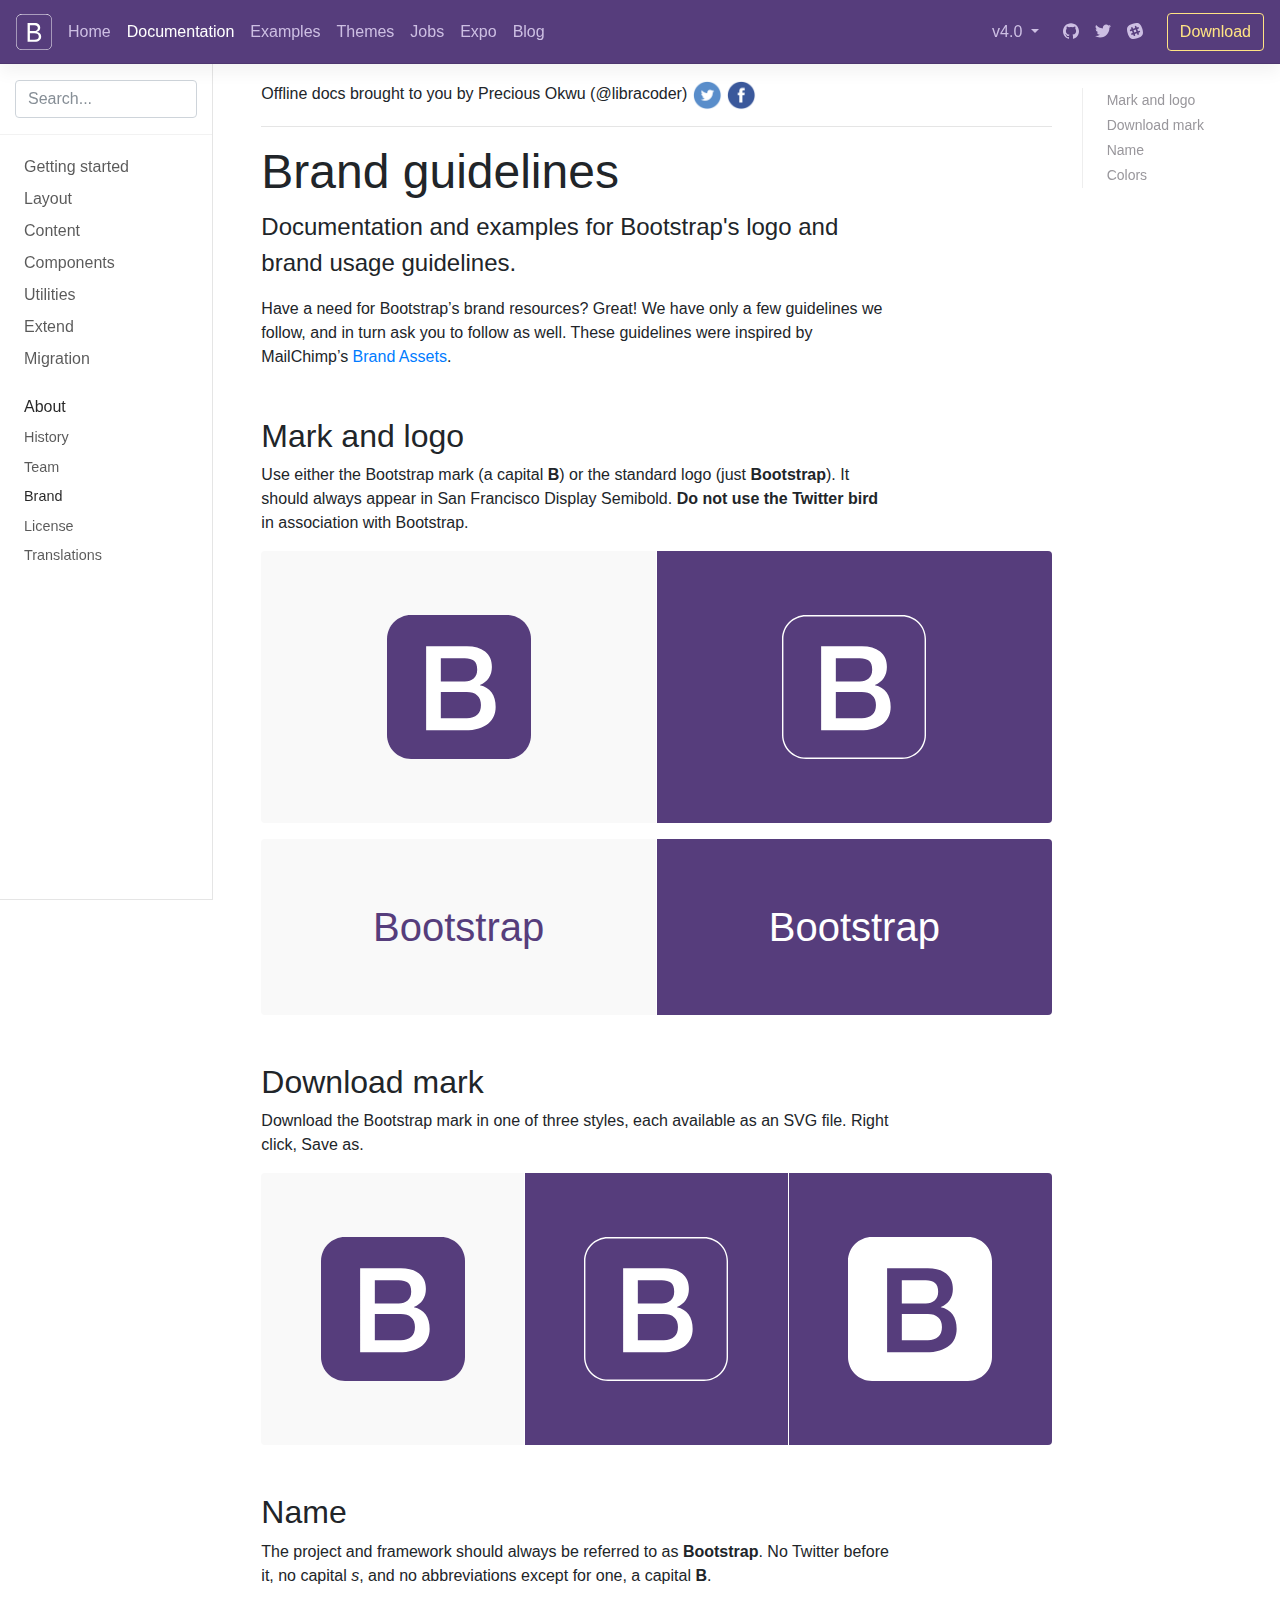
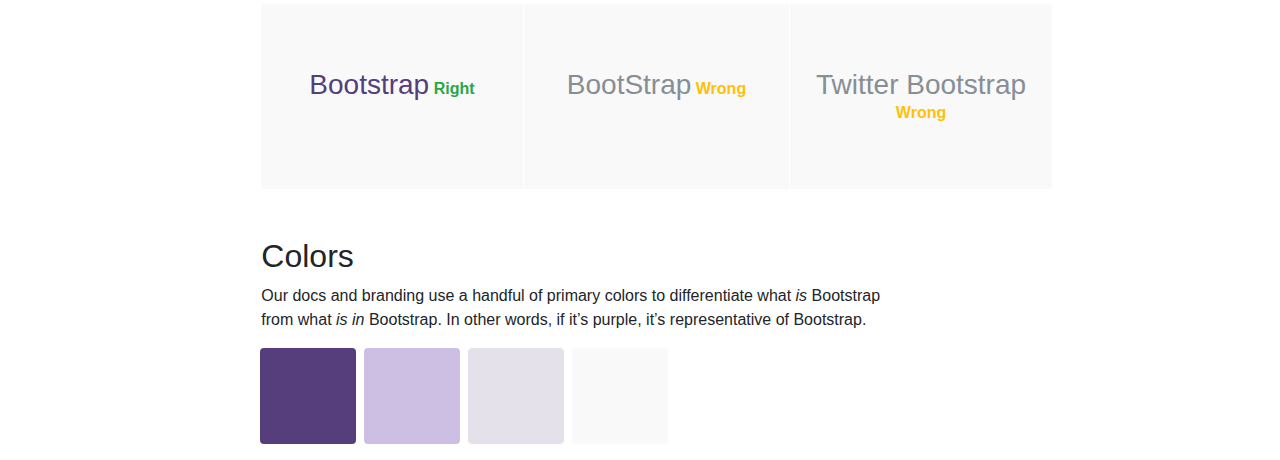
<file: bootstrap4-offline-docs-master/docs/4.0/about/brand/index.html>
<!doctype html>
<html lang="en">
  <head>
    <meta charset="utf-8">
<meta name="viewport" content="width=device-width, initial-scale=1, shrink-to-fit=no">
<meta name="generator" content="Jekyll v3.6.0">

<title>Brand guidelines &middot; Bootstrap</title>

<!-- Bootstrap core CSS -->

  <link href="../../../../dist/css/bootstrap.min.css" rel="stylesheet">


<!-- Documentation extras -->



<link href="../../../../assets/css/docsearch.min.css" rel="stylesheet"><link href="../../../../assets/css/docs.min.css" rel="stylesheet">

<!-- Favicons -->
<link rel="apple-touch-icon" href="../../../../assets/img/favicons/apple-touch-icon.png" sizes="180x180">
<link rel="icon" href="../../../../assets/img/favicons/favicon-32x32.png" sizes="32x32" type="image/png">
<link rel="icon" href="../../../../assets/img/favicons/favicon-16x16.png" sizes="16x16" type="image/png">
<link rel="manifest" href="../../../../assets/img/favicons/manifest.json">
<link rel="mask-icon" href="../../../../assets/img/favicons/safari-pinned-tab.svg" color="#563d7c">
<link rel="icon" href="../../../../favicon.ico">
<meta name="msapplication-config" content="/assets/img/favicons/browserconfig.xml">
<meta name="theme-color" content="#563d7c">


<!-- Meta -->
<meta name="description" content="The most popular HTML, CSS, and JS library in the world.">
<meta name="author" content="Mark Otto, Jacob Thornton, and Bootstrap contributors">

<!-- Twitter -->
<meta name="twitter:site" content="@getbootstrap">
<meta name="twitter:creator" content="@getbootstrap">


  <meta name="twitter:card" content="summary">
  <meta name="twitter:title" content="Brand guidelines">
  <meta name="twitter:description" content="Documentation and examples for Bootstrap's logo and brand usage guidelines.">
  <meta name="twitter:image" content="https://getbootstrap.com/assets/brand/bootstrap-social-logo.png">


<!-- Facebook -->

  <meta property="og:url" content="https://getbootstrap.com/docs/4.0/about/brand/">
  <meta property="og:title" content="Brand guidelines">
  <meta property="og:description" content="Documentation and examples for Bootstrap's logo and brand usage guidelines.">
  <meta property="og:type" content="website">

<meta property="og:image" content="http://getbootstrap.com/assets/brand/bootstrap-social.png">
<meta property="og:image:secure_url" content="https://getbootstrap.com/assets/brand/bootstrap-social.png">
<meta property="og:image:type" content="image/png">
<meta property="og:image:width" content="1200">
<meta property="og:image:height" content="630">


<script>
  (function(i,s,o,g,r,a,m){i['GoogleAnalyticsObject']=r;i[r]=i[r]||function(){
  (i[r].q=i[r].q||[]).push(arguments)},i[r].l=1*new Date();a=s.createElement(o),
  m=s.getElementsByTagName(o)[0];a.async=1;a.src=g;m.parentNode.insertBefore(a,m)
  })(window,document,'script','','ga');
  ga('create', 'UA-146052-10', 'getbootstrap.com');
  ga('send', 'pageview');
</script>

  </head>
  <body>
    <a id="skippy" class="sr-only sr-only-focusable" href="index.html#content">
      <div class="container">
        <span class="skiplink-text">Skip to main content</span>
      </div>
    </a>

    <header class="navbar navbar-expand navbar-dark flex-column flex-md-row bd-navbar">
  <a class="navbar-brand mr-0 mr-md-2" href="../../../../index.html" aria-label="Bootstrap">
    <svg class="d-block" width="36" height="36" viewbox="0 0 612 612" xmlns="http://www.w3.org/2000/svg" focusable="false"><title>Bootstrap</title><path fill="currentColor" d="M510 8a94.3 94.3 0 0 1 94 94v408a94.3 94.3 0 0 1-94 94H102a94.3 94.3 0 0 1-94-94V102a94.3 94.3 0 0 1 94-94h408m0-8H102C45.9 0 0 45.9 0 102v408c0 56.1 45.9 102 102 102h408c56.1 0 102-45.9 102-102V102C612 45.9 566.1 0 510 0z"/><path fill="currentColor" d="M196.77 471.5V154.43h124.15c54.27 0 91 31.64 91 79.1 0 33-24.17 63.72-54.71 69.21v1.76c43.07 5.49 70.75 35.82 70.75 78 0 55.81-40 89-107.45 89zm39.55-180.4h63.28c46.8 0 72.29-18.68 72.29-53 0-31.42-21.53-48.78-60-48.78h-75.57zm78.22 145.46c47.68 0 72.73-19.34 72.73-56s-25.93-55.37-76.46-55.37h-74.49v111.4z"/></svg>

  </a>

  <div class="navbar-nav-scroll">
    <ul class="navbar-nav bd-navbar-nav flex-row">
      <li class="nav-item">
        <a class="nav-link " href="../../../../index.html" onclick="ga('send', 'event', 'Navbar', 'Community links', 'Bootstrap');">Home</a>
      </li>
      <li class="nav-item">
        <a class="nav-link active" href="../../getting-started/introduction/index.html" onclick="ga('send', 'event', 'Navbar', 'Community links', 'Docs');">Documentation</a>
      </li>
      <li class="nav-item">
        <a class="nav-link " href="../../examples/index.html" onclick="ga('send', 'event', 'Navbar', 'Community links', 'Examples');">Examples</a>
      </li>
      <li class="nav-item">
        <a class="nav-link" href="https://themes.getbootstrap.com" onclick="ga('send', 'event', 'Navbar', 'Community links', 'Themes');" target="_blank" rel="noopener">Themes</a>
      </li>
      <li class="nav-item">
        <a class="nav-link" href="https://jobs.getbootstrap.com" onclick="ga('send', 'event', 'Navbar', 'Community links', 'Jobs');" target="_blank" rel="noopener">Jobs</a>
      </li>
      <li class="nav-item">
        <a class="nav-link" href="https://expo.getbootstrap.com" onclick="ga('send', 'event', 'Navbar', 'Community links', 'Expo');" target="_blank" rel="noopener">Expo</a>
      </li>
      <li class="nav-item">
        <a class="nav-link" href="https://blog.getbootstrap.com" onclick="ga('send', 'event', 'Navbar', 'Community links', 'Blog');" target="_blank" rel="noopener">Blog</a>
      </li>
    </ul>
  </div>

  <ul class="navbar-nav flex-row ml-md-auto d-none d-md-flex">
    <li class="nav-item dropdown">
      <a class="nav-item nav-link dropdown-toggle mr-md-2" href="index.html#" id="bd-versions" data-toggle="dropdown" aria-haspopup="true" aria-expanded="false">
        v4.0
      </a>
      <div class="dropdown-menu dropdown-menu-right" aria-labelledby="bd-versions">
        <a class="dropdown-item active" href="../../index.html">Latest (4.x)</a>
        <a class="dropdown-item" href="https://v4-alpha.getbootstrap.com/">v4 Alpha 6</a>
        <a class="dropdown-item" href="https://getbootstrap.com/docs/3.3/">v3.3.7</a>
        <a class="dropdown-item" href="../../../../2.3.2/index.html">v2.3.2</a>
      </div>
    </li>

    <li class="nav-item">
      <a class="nav-link p-2" href="https://github.com/twbs/bootstrap" target="_blank" rel="noopener" aria-label="GitHub">
        <svg class="navbar-nav-svg" xmlns="http://www.w3.org/2000/svg" viewbox="0 0 512 499.36" focusable="false"><title>GitHub</title><path d="M256 0C114.64 0 0 114.61 0 256c0 113.09 73.34 209 175.08 242.9 12.8 2.35 17.47-5.56 17.47-12.34 0-6.08-.22-22.18-.35-43.54-71.2 15.49-86.2-34.34-86.2-34.34-11.64-29.57-28.42-37.45-28.42-37.45-23.27-15.84 1.73-15.55 1.73-15.55 25.69 1.81 39.21 26.38 39.21 26.38 22.84 39.12 59.92 27.82 74.5 21.27 2.33-16.54 8.94-27.82 16.25-34.22-56.84-6.43-116.6-28.43-116.6-126.49 0-27.95 10-50.8 26.35-68.69-2.63-6.48-11.42-32.5 2.51-67.75 0 0 21.49-6.88 70.4 26.24a242.65 242.65 0 0 1 128.18 0c48.87-33.13 70.33-26.24 70.33-26.24 14 35.25 5.18 61.27 2.55 67.75 16.41 17.9 26.31 40.75 26.31 68.69 0 98.35-59.85 120-116.88 126.32 9.19 7.9 17.38 23.53 17.38 47.41 0 34.22-.31 61.83-.31 70.23 0 6.85 4.61 14.81 17.6 12.31C438.72 464.97 512 369.08 512 256.02 512 114.62 397.37 0 256 0z" fill="currentColor" fill-rule="evenodd"/></svg>

      </a>
    </li>
    <li class="nav-item">
      <a class="nav-link p-2" href="https://twitter.com/getbootstrap" target="_blank" rel="noopener" aria-label="Twitter">
        <svg class="navbar-nav-svg" xmlns="http://www.w3.org/2000/svg" viewbox="0 0 512 416.32" focusable="false"><title>Twitter</title><path d="M160.83 416.32c193.2 0 298.92-160.22 298.92-298.92 0-4.51 0-9-.2-13.52A214 214 0 0 0 512 49.38a212.93 212.93 0 0 1-60.44 16.6 105.7 105.7 0 0 0 46.3-58.19 209 209 0 0 1-66.79 25.37 105.09 105.09 0 0 0-181.73 71.91 116.12 116.12 0 0 0 2.66 24c-87.28-4.3-164.73-46.3-216.56-109.82A105.48 105.48 0 0 0 68 159.6a106.27 106.27 0 0 1-47.53-13.11v1.43a105.28 105.28 0 0 0 84.21 103.06 105.67 105.67 0 0 1-47.33 1.84 105.06 105.06 0 0 0 98.14 72.94A210.72 210.72 0 0 1 25 370.84a202.17 202.17 0 0 1-25-1.43 298.85 298.85 0 0 0 160.83 46.92" fill="currentColor"/></svg>

      </a>
    </li>
    <li class="nav-item">
      <a class="nav-link p-2" href="https://bootstrap-slack.herokuapp.com" target="_blank" rel="noopener" aria-label="Slack">
        <svg class="navbar-nav-svg" xmlns="http://www.w3.org/2000/svg" viewbox="0 0 512 512" focusable="false"><title>Slack</title><path fill="currentColor" d="M210.787 234.832l68.31-22.883 22.1 65.977-68.309 22.882z"/><path d="M490.54 185.6C437.7 9.59 361.6-31.34 185.6 21.46S-31.3 150.4 21.46 326.4 150.4 543.3 326.4 490.54 543.34 361.6 490.54 185.6zM401.7 299.8l-33.15 11.05 11.46 34.38c4.5 13.92-2.87 29.06-16.78 33.56-2.87.82-6.14 1.64-9 1.23a27.32 27.32 0 0 1-24.56-18l-11.46-34.38-68.36 22.92 11.46 34.38c4.5 13.92-2.87 29.06-16.78 33.56-2.87.82-6.14 1.64-9 1.23a27.32 27.32 0 0 1-24.56-18l-11.46-34.43-33.15 11.05c-2.87.82-6.14 1.64-9 1.23a27.32 27.32 0 0 1-24.56-18c-4.5-13.92 2.87-29.06 16.78-33.56l33.12-11.03-22.1-65.9-33.15 11.05c-2.87.82-6.14 1.64-9 1.23a27.32 27.32 0 0 1-24.56-18c-4.48-13.93 2.89-29.07 16.81-33.58l33.15-11.05-11.46-34.38c-4.5-13.92 2.87-29.06 16.78-33.56s29.06 2.87 33.56 16.78l11.46 34.38 68.36-22.92-11.46-34.38c-4.5-13.92 2.87-29.06 16.78-33.56s29.06 2.87 33.56 16.78l11.47 34.42 33.15-11.05c13.92-4.5 29.06 2.87 33.56 16.78s-2.87 29.06-16.78 33.56L329.7 194.6l22.1 65.9 33.15-11.05c13.92-4.5 29.06 2.87 33.56 16.78s-2.88 29.07-16.81 33.57z" fill="currentColor"/></svg>

      </a>
    </li>
  </ul>

  <a class="btn btn-bd-yellow d-none d-lg-inline-block mb-3 mb-md-0 ml-md-3" href="https://github.com/twbs/bootstrap/archive/v4.0.0-beta.2.zip">Download</a>
</header>


    <div class="container-fluid">
      <div class="row flex-xl-nowrap">
        <div class="col-12 col-md-3 col-xl-2 bd-sidebar">
          <form class="bd-search d-flex align-items-center">
  <input type="search" class="form-control" id="search-input" placeholder="Search..." aria-label="Search for..." autocomplete="off">
  <button class="btn btn-link bd-search-docs-toggle d-md-none p-0 ml-3" type="button" data-toggle="collapse" data-target="#bd-docs-nav" aria-controls="bd-docs-nav" aria-expanded="false" aria-label="Toggle docs navigation">
    <svg xmlns="http://www.w3.org/2000/svg" viewbox="0 0 30 30" width="30" height="30" focusable="false"><title>Menu</title><path stroke="currentColor" stroke-width="2" stroke-linecap="round" stroke-miterlimit="10" d="M4 7h22M4 15h22M4 23h22"/></svg>

  </button>
</form>

<nav class="collapse bd-links" id="bd-docs-nav"><div class="bd-toc-item">
      <a class="bd-toc-link" href="../../getting-started/introduction/index.html">
        Getting started
      </a>

      <ul class="nav bd-sidenav"><li>
            <a href="../../getting-started/introduction/index.html">
              Introduction
            </a>

            
          </li><li>
            <a href="../../getting-started/download.2">
              Download
            </a>

            
          </li><li>
            <a href="../../getting-started/contents/index.html">
              Contents
            </a>

            
          </li><li>
            <a href="../../getting-started/browsers-devices/index.html">
              Browsers & devices
            </a>

            
          </li><li>
            <a href="../../getting-started/javascript/index.html">
              JavaScript
            </a>

            
          </li><li>
            <a href="../../getting-started/theming/index.html">
              Theming
            </a>

            
          </li><li>
            <a href="../../getting-started/build-tools/index.html">
              Build tools
            </a>

            
          </li><li>
            <a href="../../getting-started/webpack/index.html">
              Webpack
            </a>

            
          </li><li>
            <a href="../../getting-started/accessibility/index.html">
              Accessibility
            </a>

            
          </li></ul>
    </div><div class="bd-toc-item">
      <a class="bd-toc-link" href="../../layout/overview/index.html">
        Layout
      </a>

      <ul class="nav bd-sidenav"><li>
            <a href="../../layout/overview/index.html">
              Overview
            </a>

            
          </li><li>
            <a href="../../layout/grid/index.html">
              Grid
            </a>

            
          </li><li>
            <a href="../../layout/media-object/index.html">
              Media object
            </a>

            
          </li><li>
            <a href="../../layout/utilities-for-layout/index.html">
              Utilities for layout
            </a>

            
          </li></ul>
    </div><div class="bd-toc-item">
      <a class="bd-toc-link" href="../../content/reboot/index.html">
        Content
      </a>

      <ul class="nav bd-sidenav"><li>
            <a href="../../content/reboot/index.html">
              Reboot
            </a>

            
          </li><li>
            <a href="../../content/typography/index.html">
              Typography
            </a>

            
          </li><li>
            <a href="../../content/code/index.html">
              Code
            </a>

            
          </li><li>
            <a href="../../content/images/index.html">
              Images
            </a>

            
          </li><li>
            <a href="../../content/tables/index.html">
              Tables
            </a>

            
          </li><li>
            <a href="../../content/figures/index.html">
              Figures
            </a>

            
          </li></ul>
    </div><div class="bd-toc-item">
      <a class="bd-toc-link" href="../../components/alerts/index.html">
        Components
      </a>

      <ul class="nav bd-sidenav"><li>
            <a href="../../components/alerts/index.html">
              Alerts
            </a>

            
          </li><li>
            <a href="../../components/badge/index.html">
              Badge
            </a>

            
          </li><li>
            <a href="../../components/breadcrumb/index.html">
              Breadcrumb
            </a>

            
          </li><li>
            <a href="../../components/buttons/index.html">
              Buttons
            </a>

            
          </li><li>
            <a href="../../components/button-group/index.html">
              Button group
            </a>

            
          </li><li>
            <a href="../../components/card/index.html">
              Card
            </a>

            
          </li><li>
            <a href="../../components/carousel/index.html">
              Carousel
            </a>

            
          </li><li>
            <a href="../../components/collapse/index.html">
              Collapse
            </a>

            
          </li><li>
            <a href="../../components/dropdowns/index.html">
              Dropdowns
            </a>

            
          </li><li>
            <a href="../../components/forms/index.html">
              Forms
            </a>

            
          </li><li>
            <a href="../../components/input-group/index.html">
              Input group
            </a>

            
          </li><li>
            <a href="../../components/jumbotron/index.html">
              Jumbotron
            </a>

            
          </li><li>
            <a href="../../components/list-group/index.html">
              List group
            </a>

            
          </li><li>
            <a href="../../components/modal/index.html">
              Modal
            </a>

            
          </li><li>
            <a href="../../components/navs/index.html">
              Navs
            </a>

            
          </li><li>
            <a href="../../components/navbar/index.html">
              Navbar
            </a>

            
          </li><li>
            <a href="../../components/pagination/index.html">
              Pagination
            </a>

            
          </li><li>
            <a href="../../components/popovers/index.html">
              Popovers
            </a>

            
          </li><li>
            <a href="../../components/progress/index.html">
              Progress
            </a>

            
          </li><li>
            <a href="../../components/scrollspy/index.html">
              Scrollspy
            </a>

            
          </li><li>
            <a href="../../components/tooltips/index.html">
              Tooltips
            </a>

            
          </li></ul>
    </div><div class="bd-toc-item">
      <a class="bd-toc-link" href="../../utilities/borders/index.html">
        Utilities
      </a>

      <ul class="nav bd-sidenav"><li>
            <a href="../../utilities/borders/index.html">
              Borders
            </a>

            
          </li><li>
            <a href="../../utilities/clearfix/index.html">
              Clearfix
            </a>

            
          </li><li>
            <a href="../../utilities/close-icon/index.html">
              Close icon
            </a>

            
          </li><li>
            <a href="../../utilities/colors/index.html">
              Colors
            </a>

            
          </li><li>
            <a href="../../utilities/display/index.html">
              Display
            </a>

            
          </li><li>
            <a href="../../utilities/embed/index.html">
              Embed
            </a>

            
          </li><li>
            <a href="../../utilities/flex/index.html">
              Flex
            </a>

            
          </li><li>
            <a href="../../utilities/float.2">
              Float
            </a>

            
          </li><li>
            <a href="../../utilities/image-replacement/index.html">
              Image replacement
            </a>

            
          </li><li>
            <a href="../../utilities/position/index.html">
              Position
            </a>

            
          </li><li>
            <a href="../../utilities/screenreaders/index.html">
              Screenreaders
            </a>

            
          </li><li>
            <a href="../../utilities/sizing/index.html">
              Sizing
            </a>

            
          </li><li>
            <a href="../../utilities/spacing/index.html">
              Spacing
            </a>

            
          </li><li>
            <a href="../../utilities/text/index.html">
              Text
            </a>

            
          </li><li>
            <a href="../../utilities/vertical-align/index.html">
              Vertical align
            </a>

            
          </li><li>
            <a href="../../utilities/visibility/index.html">
              Visibility
            </a>

            
          </li></ul>
    </div><div class="bd-toc-item">
      <a class="bd-toc-link" href="../../extend/icons/index.html">
        Extend
      </a>

      <ul class="nav bd-sidenav"><li>
            <a href="../../extend/icons/index.html">
              Icons
            </a>

            
          </li></ul>
    </div><div class="bd-toc-item">
      <a class="bd-toc-link" href="../../migration/index.html">
        Migration
      </a>

      <ul class="nav bd-sidenav"></ul>
    </div><div class="bd-toc-item active">
      <a class="bd-toc-link" href="../history/index.html">
        About
      </a>

      <ul class="nav bd-sidenav"><li>
            <a href="../history/index.html">
              History
            </a>

            
          </li><li>
            <a href="../team/index.html">
              Team
            </a>

            
          </li><li class="active bd-sidenav-active">
            <a href="index.html">
              Brand
            </a>

            
          </li><li>
            <a href="../license/index.html">
              License
            </a>

            
          </li><li>
            <a href="../translations/index.html">
              Translations
            </a>

            
          </li></ul>
    </div></nav>

        </div>

        
          <div class="d-none d-xl-block col-xl-2 bd-toc">
            <ul class="section-nav">
<li class="toc-entry toc-h2"><a href="index.html#mark-and-logo">Mark and logo</a></li>
<li class="toc-entry toc-h2"><a href="index.html#download-mark">Download mark</a></li>
<li class="toc-entry toc-h2"><a href="index.html#name">Name</a></li>
<li class="toc-entry toc-h2"><a href="index.html#colors">Colors</a></li>
</ul>
          </div>
        

        <main class="col-12 col-md-9 col-xl-8 py-md-3 pl-md-5 bd-content" role="main">            <h6>Offline docs brought to you by Precious Okwu (@libracoder) <span> <a href="https://twitter.com/libracoder"><img height="30px" src="../../../../assets/img/twitter.png" alt=""></a>  <a href="https://facebook.com/libracoder"><img height="30px" src="../../../../assets/img/fb.png" alt=""></a></span></h6>            <hr>
          <h1 class="bd-title" id="content">Brand guidelines</h1>
          <p class="bd-lead">Documentation and examples for Bootstrap's logo and brand usage guidelines.</p>


          <p>Have a need for Bootstrap’s brand resources? Great! We have only a few guidelines we follow, and in turn ask you to follow as well. These guidelines were inspired by MailChimp’s <a href="https://mailchimp.com/about/brand-assets/">Brand Assets</a>.</p>

<h2 id="mark-and-logo">Mark and logo</h2>

<p>Use either the Bootstrap mark (a capital <strong>B</strong>) or the standard logo (just <strong>Bootstrap</strong>). It should always appear in San Francisco Display Semibold. <strong>Do not use the Twitter bird</strong> in association with Bootstrap.</p>

<div class="bd-brand-logos">
  <div class="bd-brand-item">
    <img class="svg" src="../../../../assets/brand/bootstrap-solid.svg" alt="Bootstrap" width="144" height="144" />
  </div>
  <div class="bd-brand-item inverse">
    <img class="svg" src="../../../../assets/brand/bootstrap-outline.svg" alt="Bootstrap" width="144" height="144" />
  </div>
</div>
<div class="bd-brand-logos">
  <div class="bd-brand-item">
    <span class="h1">Bootstrap</span>
  </div>
  <div class="bd-brand-item inverse">
    <span class="h1">Bootstrap</span>
  </div>
</div>

<h2 id="download-mark">Download mark</h2>

<p>Download the Bootstrap mark in one of three styles, each available as an SVG file. Right click, Save as.</p>

<div class="bd-brand-logos">
  <div class="bd-brand-item">
    <img class="svg" src="../../../../assets/brand/bootstrap-solid.svg" alt="Bootstrap" width="144" height="144" />
  </div>
  <div class="bd-brand-item inverse">
    <img class="svg" src="../../../../assets/brand/bootstrap-outline.svg" alt="Bootstrap" width="144" height="144" />
  </div>
  <div class="bd-brand-item inverse">
    <img class="svg" src="../../../../assets/brand/bootstrap-punchout.svg" alt="Bootstrap" width="144" height="144" />
  </div>
</div>

<h2 id="name">Name</h2>

<p>The project and framework should always be referred to as <strong>Bootstrap</strong>. No Twitter before it, no capital <em>s</em>, and no abbreviations except for one, a capital <strong>B</strong>.</p>

<div class="bd-brand-logos">
  <div class="bd-brand-item">
    <span class="h3">Bootstrap</span>
    <strong class="text-success">Right</strong>
  </div>
  <div class="bd-brand-item">
    <span class="h3 text-muted">BootStrap</span>
    <strong class="text-warning">Wrong</strong>
  </div>
  <div class="bd-brand-item">
    <span class="h3 text-muted">Twitter Bootstrap</span>
    <strong class="text-warning">Wrong</strong>
  </div>
</div>

<h2 id="colors">Colors</h2>

<p>Our docs and branding use a handful of primary colors to differentiate what <em>is</em> Bootstrap from what <em>is in</em> Bootstrap. In other words, if it’s purple, it’s representative of Bootstrap.</p>

<div class="bd-brand">
  <div class="color-swatches">
    <div class="color-swatch bd-purple"></div>
    <div class="color-swatch bd-purple-light"></div>
    <div class="color-swatch bd-purple-lighter"></div>
    <div class="color-swatch bd-gray"></div>
  </div>
</div>

        </main>
      </div>
    </div>

    <script src="../../../../assets/js/vendor/jquery-slim.min.js"></script>
<script src="../../../../assets/js/vendor/jquery-slim.min.js"></script>

<script src="../../../../assets/js/vendor/popper.min.js"></script>


  <script src="../../../../dist/js/bootstrap.min.js"></script>



  <script src="../../../../assets/js/docs.min.js"></script>


<script src="../../../../assets/js/ie-emulation-modes-warning.js"></script><script src="../../../../assets/js/vendor/docsearch.min.js"></script>



<script>
  docsearch({
    apiKey: '48cb48b22351bc71ea5f12f4d1ede198',
    indexName: 'bootstrap-v4',
    inputSelector: '#search-input',
    handleSelected: function (input, event, suggestion) {
      var url = suggestion.url;
      url = suggestion.isLvl1 ? url.split('#')[0]: url;
      // If it's a title we remove the anchor so it does not jump.
      window.location.href = url;
    },
    transformData: function (hits) {
      return hits.map(function (hit) {
        hit.url = hit.url.replace('http://localhost/b4', '/docs/4.0');
        return hit;
      });
    },
    debug: false // Set debug to true if you want to inspect the dropdown
  });
</script>


<script>
  Holder.addTheme('gray', {
    bg: '#777',
    fg: 'rgba(255,255,255,.75)',
    font: 'Helvetica',
    fontweight: 'normal'
  });
</script>

  </body>
</html>
</file>
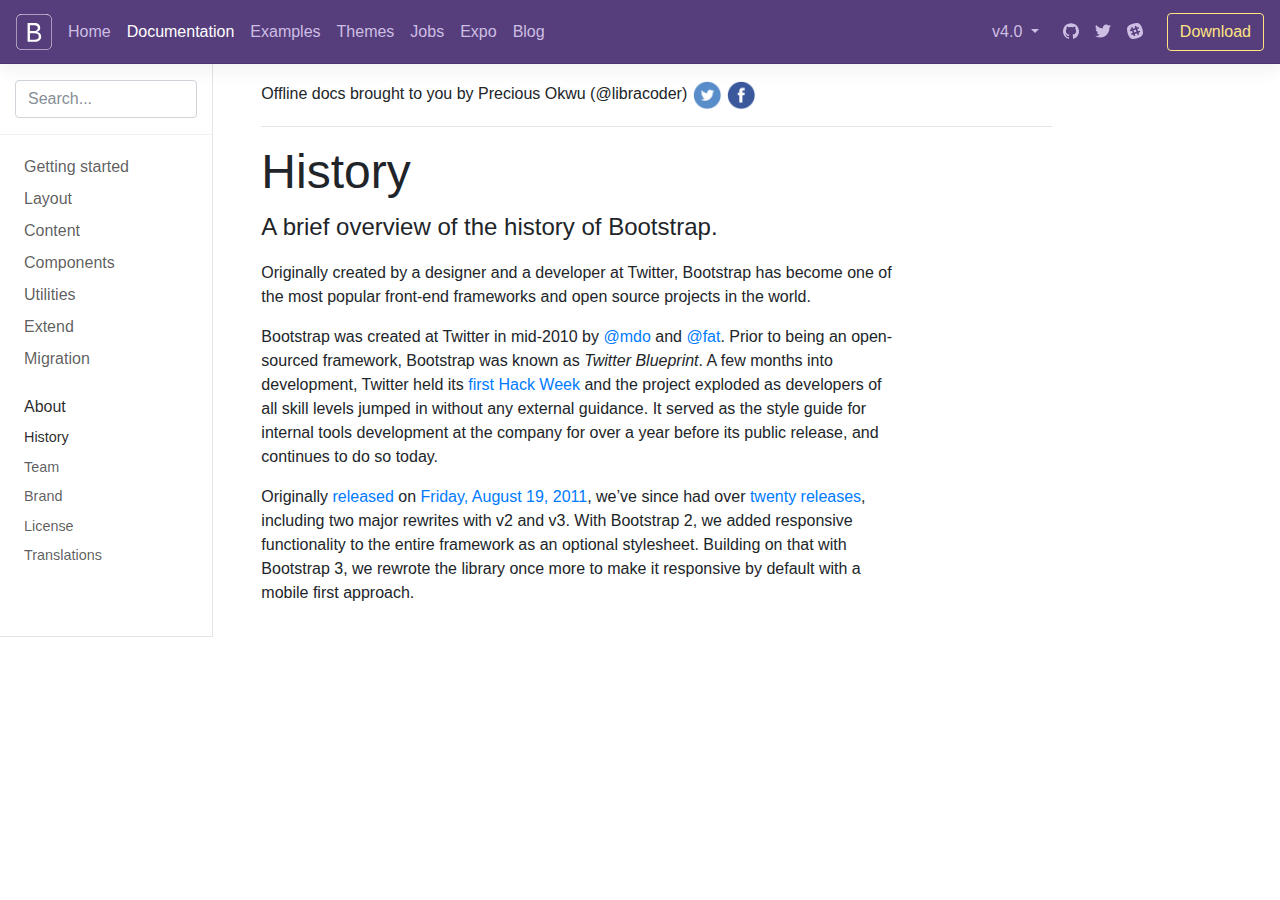
<file: bootstrap4-offline-docs-master/docs/4.0/about/history/index.html>
<!doctype html>
<html lang="en">
  <head>
    <meta charset="utf-8">
<meta name="viewport" content="width=device-width, initial-scale=1, shrink-to-fit=no">
<meta name="generator" content="Jekyll v3.6.0">

<title>History &middot; Bootstrap</title>

<!-- Bootstrap core CSS -->

  <link href="../../../../dist/css/bootstrap.min.css" rel="stylesheet">


<!-- Documentation extras -->



<link href="../../../../assets/css/docsearch.min.css" rel="stylesheet"><link href="../../../../assets/css/docs.min.css" rel="stylesheet">

<!-- Favicons -->
<link rel="apple-touch-icon" href="../../../../assets/img/favicons/apple-touch-icon.png" sizes="180x180">
<link rel="icon" href="../../../../assets/img/favicons/favicon-32x32.png" sizes="32x32" type="image/png">
<link rel="icon" href="../../../../assets/img/favicons/favicon-16x16.png" sizes="16x16" type="image/png">
<link rel="manifest" href="../../../../assets/img/favicons/manifest.json">
<link rel="mask-icon" href="../../../../assets/img/favicons/safari-pinned-tab.svg" color="#563d7c">
<link rel="icon" href="../../../../favicon.ico">
<meta name="msapplication-config" content="/assets/img/favicons/browserconfig.xml">
<meta name="theme-color" content="#563d7c">


<!-- Meta -->
<meta name="description" content="The most popular HTML, CSS, and JS library in the world.">
<meta name="author" content="Mark Otto, Jacob Thornton, and Bootstrap contributors">

<!-- Twitter -->
<meta name="twitter:site" content="@getbootstrap">
<meta name="twitter:creator" content="@getbootstrap">


  <meta name="twitter:card" content="summary">
  <meta name="twitter:title" content="History">
  <meta name="twitter:description" content="A brief overview of the history of Bootstrap.">
  <meta name="twitter:image" content="https://getbootstrap.com/assets/brand/bootstrap-social-logo.png">


<!-- Facebook -->

  <meta property="og:url" content="https://getbootstrap.com/docs/4.0/about/history/">
  <meta property="og:title" content="History">
  <meta property="og:description" content="A brief overview of the history of Bootstrap.">
  <meta property="og:type" content="website">

<meta property="og:image" content="http://getbootstrap.com/assets/brand/bootstrap-social.png">
<meta property="og:image:secure_url" content="https://getbootstrap.com/assets/brand/bootstrap-social.png">
<meta property="og:image:type" content="image/png">
<meta property="og:image:width" content="1200">
<meta property="og:image:height" content="630">


<script>
  (function(i,s,o,g,r,a,m){i['GoogleAnalyticsObject']=r;i[r]=i[r]||function(){
  (i[r].q=i[r].q||[]).push(arguments)},i[r].l=1*new Date();a=s.createElement(o),
  m=s.getElementsByTagName(o)[0];a.async=1;a.src=g;m.parentNode.insertBefore(a,m)
  })(window,document,'script','','ga');
  ga('create', 'UA-146052-10', 'getbootstrap.com');
  ga('send', 'pageview');
</script>

  </head>
  <body>
    <a id="skippy" class="sr-only sr-only-focusable" href="index.html#content">
      <div class="container">
        <span class="skiplink-text">Skip to main content</span>
      </div>
    </a>

    <header class="navbar navbar-expand navbar-dark flex-column flex-md-row bd-navbar">
  <a class="navbar-brand mr-0 mr-md-2" href="../../../../index.html" aria-label="Bootstrap">
    <svg class="d-block" width="36" height="36" viewbox="0 0 612 612" xmlns="http://www.w3.org/2000/svg" focusable="false"><title>Bootstrap</title><path fill="currentColor" d="M510 8a94.3 94.3 0 0 1 94 94v408a94.3 94.3 0 0 1-94 94H102a94.3 94.3 0 0 1-94-94V102a94.3 94.3 0 0 1 94-94h408m0-8H102C45.9 0 0 45.9 0 102v408c0 56.1 45.9 102 102 102h408c56.1 0 102-45.9 102-102V102C612 45.9 566.1 0 510 0z"/><path fill="currentColor" d="M196.77 471.5V154.43h124.15c54.27 0 91 31.64 91 79.1 0 33-24.17 63.72-54.71 69.21v1.76c43.07 5.49 70.75 35.82 70.75 78 0 55.81-40 89-107.45 89zm39.55-180.4h63.28c46.8 0 72.29-18.68 72.29-53 0-31.42-21.53-48.78-60-48.78h-75.57zm78.22 145.46c47.68 0 72.73-19.34 72.73-56s-25.93-55.37-76.46-55.37h-74.49v111.4z"/></svg>

  </a>

  <div class="navbar-nav-scroll">
    <ul class="navbar-nav bd-navbar-nav flex-row">
      <li class="nav-item">
        <a class="nav-link " href="../../../../index.html" onclick="ga('send', 'event', 'Navbar', 'Community links', 'Bootstrap');">Home</a>
      </li>
      <li class="nav-item">
        <a class="nav-link active" href="../../getting-started/introduction/index.html" onclick="ga('send', 'event', 'Navbar', 'Community links', 'Docs');">Documentation</a>
      </li>
      <li class="nav-item">
        <a class="nav-link " href="../../examples/index.html" onclick="ga('send', 'event', 'Navbar', 'Community links', 'Examples');">Examples</a>
      </li>
      <li class="nav-item">
        <a class="nav-link" href="https://themes.getbootstrap.com" onclick="ga('send', 'event', 'Navbar', 'Community links', 'Themes');" target="_blank" rel="noopener">Themes</a>
      </li>
      <li class="nav-item">
        <a class="nav-link" href="https://jobs.getbootstrap.com" onclick="ga('send', 'event', 'Navbar', 'Community links', 'Jobs');" target="_blank" rel="noopener">Jobs</a>
      </li>
      <li class="nav-item">
        <a class="nav-link" href="https://expo.getbootstrap.com" onclick="ga('send', 'event', 'Navbar', 'Community links', 'Expo');" target="_blank" rel="noopener">Expo</a>
      </li>
      <li class="nav-item">
        <a class="nav-link" href="https://blog.getbootstrap.com" onclick="ga('send', 'event', 'Navbar', 'Community links', 'Blog');" target="_blank" rel="noopener">Blog</a>
      </li>
    </ul>
  </div>

  <ul class="navbar-nav flex-row ml-md-auto d-none d-md-flex">
    <li class="nav-item dropdown">
      <a class="nav-item nav-link dropdown-toggle mr-md-2" href="index.html#" id="bd-versions" data-toggle="dropdown" aria-haspopup="true" aria-expanded="false">
        v4.0
      </a>
      <div class="dropdown-menu dropdown-menu-right" aria-labelledby="bd-versions">
        <a class="dropdown-item active" href="../../index.html">Latest (4.x)</a>
        <a class="dropdown-item" href="https://v4-alpha.getbootstrap.com/">v4 Alpha 6</a>
        <a class="dropdown-item" href="https://getbootstrap.com/docs/3.3/">v3.3.7</a>
        <a class="dropdown-item" href="../../../../2.3.2/index.html">v2.3.2</a>
      </div>
    </li>

    <li class="nav-item">
      <a class="nav-link p-2" href="https://github.com/twbs/bootstrap" target="_blank" rel="noopener" aria-label="GitHub">
        <svg class="navbar-nav-svg" xmlns="http://www.w3.org/2000/svg" viewbox="0 0 512 499.36" focusable="false"><title>GitHub</title><path d="M256 0C114.64 0 0 114.61 0 256c0 113.09 73.34 209 175.08 242.9 12.8 2.35 17.47-5.56 17.47-12.34 0-6.08-.22-22.18-.35-43.54-71.2 15.49-86.2-34.34-86.2-34.34-11.64-29.57-28.42-37.45-28.42-37.45-23.27-15.84 1.73-15.55 1.73-15.55 25.69 1.81 39.21 26.38 39.21 26.38 22.84 39.12 59.92 27.82 74.5 21.27 2.33-16.54 8.94-27.82 16.25-34.22-56.84-6.43-116.6-28.43-116.6-126.49 0-27.95 10-50.8 26.35-68.69-2.63-6.48-11.42-32.5 2.51-67.75 0 0 21.49-6.88 70.4 26.24a242.65 242.65 0 0 1 128.18 0c48.87-33.13 70.33-26.24 70.33-26.24 14 35.25 5.18 61.27 2.55 67.75 16.41 17.9 26.31 40.75 26.31 68.69 0 98.35-59.85 120-116.88 126.32 9.19 7.9 17.38 23.53 17.38 47.41 0 34.22-.31 61.83-.31 70.23 0 6.85 4.61 14.81 17.6 12.31C438.72 464.97 512 369.08 512 256.02 512 114.62 397.37 0 256 0z" fill="currentColor" fill-rule="evenodd"/></svg>

      </a>
    </li>
    <li class="nav-item">
      <a class="nav-link p-2" href="https://twitter.com/getbootstrap" target="_blank" rel="noopener" aria-label="Twitter">
        <svg class="navbar-nav-svg" xmlns="http://www.w3.org/2000/svg" viewbox="0 0 512 416.32" focusable="false"><title>Twitter</title><path d="M160.83 416.32c193.2 0 298.92-160.22 298.92-298.92 0-4.51 0-9-.2-13.52A214 214 0 0 0 512 49.38a212.93 212.93 0 0 1-60.44 16.6 105.7 105.7 0 0 0 46.3-58.19 209 209 0 0 1-66.79 25.37 105.09 105.09 0 0 0-181.73 71.91 116.12 116.12 0 0 0 2.66 24c-87.28-4.3-164.73-46.3-216.56-109.82A105.48 105.48 0 0 0 68 159.6a106.27 106.27 0 0 1-47.53-13.11v1.43a105.28 105.28 0 0 0 84.21 103.06 105.67 105.67 0 0 1-47.33 1.84 105.06 105.06 0 0 0 98.14 72.94A210.72 210.72 0 0 1 25 370.84a202.17 202.17 0 0 1-25-1.43 298.85 298.85 0 0 0 160.83 46.92" fill="currentColor"/></svg>

      </a>
    </li>
    <li class="nav-item">
      <a class="nav-link p-2" href="https://bootstrap-slack.herokuapp.com" target="_blank" rel="noopener" aria-label="Slack">
        <svg class="navbar-nav-svg" xmlns="http://www.w3.org/2000/svg" viewbox="0 0 512 512" focusable="false"><title>Slack</title><path fill="currentColor" d="M210.787 234.832l68.31-22.883 22.1 65.977-68.309 22.882z"/><path d="M490.54 185.6C437.7 9.59 361.6-31.34 185.6 21.46S-31.3 150.4 21.46 326.4 150.4 543.3 326.4 490.54 543.34 361.6 490.54 185.6zM401.7 299.8l-33.15 11.05 11.46 34.38c4.5 13.92-2.87 29.06-16.78 33.56-2.87.82-6.14 1.64-9 1.23a27.32 27.32 0 0 1-24.56-18l-11.46-34.38-68.36 22.92 11.46 34.38c4.5 13.92-2.87 29.06-16.78 33.56-2.87.82-6.14 1.64-9 1.23a27.32 27.32 0 0 1-24.56-18l-11.46-34.43-33.15 11.05c-2.87.82-6.14 1.64-9 1.23a27.32 27.32 0 0 1-24.56-18c-4.5-13.92 2.87-29.06 16.78-33.56l33.12-11.03-22.1-65.9-33.15 11.05c-2.87.82-6.14 1.64-9 1.23a27.32 27.32 0 0 1-24.56-18c-4.48-13.93 2.89-29.07 16.81-33.58l33.15-11.05-11.46-34.38c-4.5-13.92 2.87-29.06 16.78-33.56s29.06 2.87 33.56 16.78l11.46 34.38 68.36-22.92-11.46-34.38c-4.5-13.92 2.87-29.06 16.78-33.56s29.06 2.87 33.56 16.78l11.47 34.42 33.15-11.05c13.92-4.5 29.06 2.87 33.56 16.78s-2.87 29.06-16.78 33.56L329.7 194.6l22.1 65.9 33.15-11.05c13.92-4.5 29.06 2.87 33.56 16.78s-2.88 29.07-16.81 33.57z" fill="currentColor"/></svg>

      </a>
    </li>
  </ul>

  <a class="btn btn-bd-yellow d-none d-lg-inline-block mb-3 mb-md-0 ml-md-3" href="https://github.com/twbs/bootstrap/archive/v4.0.0-beta.2.zip">Download</a>
</header>


    <div class="container-fluid">
      <div class="row flex-xl-nowrap">
        <div class="col-12 col-md-3 col-xl-2 bd-sidebar">
          <form class="bd-search d-flex align-items-center">
  <input type="search" class="form-control" id="search-input" placeholder="Search..." aria-label="Search for..." autocomplete="off">
  <button class="btn btn-link bd-search-docs-toggle d-md-none p-0 ml-3" type="button" data-toggle="collapse" data-target="#bd-docs-nav" aria-controls="bd-docs-nav" aria-expanded="false" aria-label="Toggle docs navigation">
    <svg xmlns="http://www.w3.org/2000/svg" viewbox="0 0 30 30" width="30" height="30" focusable="false"><title>Menu</title><path stroke="currentColor" stroke-width="2" stroke-linecap="round" stroke-miterlimit="10" d="M4 7h22M4 15h22M4 23h22"/></svg>

  </button>
</form>

<nav class="collapse bd-links" id="bd-docs-nav"><div class="bd-toc-item">
      <a class="bd-toc-link" href="../../getting-started/introduction/index.html">
        Getting started
      </a>

      <ul class="nav bd-sidenav"><li>
            <a href="../../getting-started/introduction/index.html">
              Introduction
            </a>

            
          </li><li>
            <a href="../../getting-started/download.2">
              Download
            </a>

            
          </li><li>
            <a href="../../getting-started/contents/index.html">
              Contents
            </a>

            
          </li><li>
            <a href="../../getting-started/browsers-devices/index.html">
              Browsers & devices
            </a>

            
          </li><li>
            <a href="../../getting-started/javascript/index.html">
              JavaScript
            </a>

            
          </li><li>
            <a href="../../getting-started/theming/index.html">
              Theming
            </a>

            
          </li><li>
            <a href="../../getting-started/build-tools/index.html">
              Build tools
            </a>

            
          </li><li>
            <a href="../../getting-started/webpack/index.html">
              Webpack
            </a>

            
          </li><li>
            <a href="../../getting-started/accessibility/index.html">
              Accessibility
            </a>

            
          </li></ul>
    </div><div class="bd-toc-item">
      <a class="bd-toc-link" href="../../layout/overview/index.html">
        Layout
      </a>

      <ul class="nav bd-sidenav"><li>
            <a href="../../layout/overview/index.html">
              Overview
            </a>

            
          </li><li>
            <a href="../../layout/grid/index.html">
              Grid
            </a>

            
          </li><li>
            <a href="../../layout/media-object/index.html">
              Media object
            </a>

            
          </li><li>
            <a href="../../layout/utilities-for-layout/index.html">
              Utilities for layout
            </a>

            
          </li></ul>
    </div><div class="bd-toc-item">
      <a class="bd-toc-link" href="../../content/reboot/index.html">
        Content
      </a>

      <ul class="nav bd-sidenav"><li>
            <a href="../../content/reboot/index.html">
              Reboot
            </a>

            
          </li><li>
            <a href="../../content/typography/index.html">
              Typography
            </a>

            
          </li><li>
            <a href="../../content/code/index.html">
              Code
            </a>

            
          </li><li>
            <a href="../../content/images/index.html">
              Images
            </a>

            
          </li><li>
            <a href="../../content/tables/index.html">
              Tables
            </a>

            
          </li><li>
            <a href="../../content/figures/index.html">
              Figures
            </a>

            
          </li></ul>
    </div><div class="bd-toc-item">
      <a class="bd-toc-link" href="../../components/alerts/index.html">
        Components
      </a>

      <ul class="nav bd-sidenav"><li>
            <a href="../../components/alerts/index.html">
              Alerts
            </a>

            
          </li><li>
            <a href="../../components/badge/index.html">
              Badge
            </a>

            
          </li><li>
            <a href="../../components/breadcrumb/index.html">
              Breadcrumb
            </a>

            
          </li><li>
            <a href="../../components/buttons/index.html">
              Buttons
            </a>

            
          </li><li>
            <a href="../../components/button-group/index.html">
              Button group
            </a>

            
          </li><li>
            <a href="../../components/card/index.html">
              Card
            </a>

            
          </li><li>
            <a href="../../components/carousel/index.html">
              Carousel
            </a>

            
          </li><li>
            <a href="../../components/collapse/index.html">
              Collapse
            </a>

            
          </li><li>
            <a href="../../components/dropdowns/index.html">
              Dropdowns
            </a>

            
          </li><li>
            <a href="../../components/forms/index.html">
              Forms
            </a>

            
          </li><li>
            <a href="../../components/input-group/index.html">
              Input group
            </a>

            
          </li><li>
            <a href="../../components/jumbotron/index.html">
              Jumbotron
            </a>

            
          </li><li>
            <a href="../../components/list-group/index.html">
              List group
            </a>

            
          </li><li>
            <a href="../../components/modal/index.html">
              Modal
            </a>

            
          </li><li>
            <a href="../../components/navs/index.html">
              Navs
            </a>

            
          </li><li>
            <a href="../../components/navbar/index.html">
              Navbar
            </a>

            
          </li><li>
            <a href="../../components/pagination/index.html">
              Pagination
            </a>

            
          </li><li>
            <a href="../../components/popovers/index.html">
              Popovers
            </a>

            
          </li><li>
            <a href="../../components/progress/index.html">
              Progress
            </a>

            
          </li><li>
            <a href="../../components/scrollspy/index.html">
              Scrollspy
            </a>

            
          </li><li>
            <a href="../../components/tooltips/index.html">
              Tooltips
            </a>

            
          </li></ul>
    </div><div class="bd-toc-item">
      <a class="bd-toc-link" href="../../utilities/borders/index.html">
        Utilities
      </a>

      <ul class="nav bd-sidenav"><li>
            <a href="../../utilities/borders/index.html">
              Borders
            </a>

            
          </li><li>
            <a href="../../utilities/clearfix/index.html">
              Clearfix
            </a>

            
          </li><li>
            <a href="../../utilities/close-icon/index.html">
              Close icon
            </a>

            
          </li><li>
            <a href="../../utilities/colors/index.html">
              Colors
            </a>

            
          </li><li>
            <a href="../../utilities/display/index.html">
              Display
            </a>

            
          </li><li>
            <a href="../../utilities/embed/index.html">
              Embed
            </a>

            
          </li><li>
            <a href="../../utilities/flex/index.html">
              Flex
            </a>

            
          </li><li>
            <a href="../../utilities/float.2">
              Float
            </a>

            
          </li><li>
            <a href="../../utilities/image-replacement/index.html">
              Image replacement
            </a>

            
          </li><li>
            <a href="../../utilities/position/index.html">
              Position
            </a>

            
          </li><li>
            <a href="../../utilities/screenreaders/index.html">
              Screenreaders
            </a>

            
          </li><li>
            <a href="../../utilities/sizing/index.html">
              Sizing
            </a>

            
          </li><li>
            <a href="../../utilities/spacing/index.html">
              Spacing
            </a>

            
          </li><li>
            <a href="../../utilities/text/index.html">
              Text
            </a>

            
          </li><li>
            <a href="../../utilities/vertical-align/index.html">
              Vertical align
            </a>

            
          </li><li>
            <a href="../../utilities/visibility/index.html">
              Visibility
            </a>

            
          </li></ul>
    </div><div class="bd-toc-item">
      <a class="bd-toc-link" href="../../extend/icons/index.html">
        Extend
      </a>

      <ul class="nav bd-sidenav"><li>
            <a href="../../extend/icons/index.html">
              Icons
            </a>

            
          </li></ul>
    </div><div class="bd-toc-item">
      <a class="bd-toc-link" href="../../migration/index.html">
        Migration
      </a>

      <ul class="nav bd-sidenav"></ul>
    </div><div class="bd-toc-item active">
      <a class="bd-toc-link" href="index.html">
        About
      </a>

      <ul class="nav bd-sidenav"><li class="active bd-sidenav-active">
            <a href="index.html">
              History
            </a>

            
          </li><li>
            <a href="../team/index.html">
              Team
            </a>

            
          </li><li>
            <a href="../brand/index.html">
              Brand
            </a>

            
          </li><li>
            <a href="../license/index.html">
              License
            </a>

            
          </li><li>
            <a href="../translations/index.html">
              Translations
            </a>

            
          </li></ul>
    </div></nav>

        </div>

        

        <main class="col-12 col-md-9 col-xl-8 py-md-3 pl-md-5 bd-content" role="main">            <h6>Offline docs brought to you by Precious Okwu (@libracoder) <span> <a href="https://twitter.com/libracoder"><img height="30px" src="../../../../assets/img/twitter.png" alt=""></a>  <a href="https://facebook.com/libracoder"><img height="30px" src="../../../../assets/img/fb.png" alt=""></a></span></h6>            <hr>
          <h1 class="bd-title" id="content">History</h1>
          <p class="bd-lead">A brief overview of the history of Bootstrap.</p>


          <p>Originally created by a designer and a developer at Twitter, Bootstrap has become one of the most popular front-end frameworks and open source projects in the world.</p>

<p>Bootstrap was created at Twitter in mid-2010 by <a href="https://twitter.com/mdo">@mdo</a> and <a href="https://twitter.com/fat">@fat</a>. Prior to being an open-sourced framework, Bootstrap was known as <em>Twitter Blueprint</em>. A few months into development, Twitter held its <a href="https://blog.twitter.com/2010/hack-week">first Hack Week</a> and the project exploded as developers of all skill levels jumped in without any external guidance. It served as the style guide for internal tools development at the company for over a year before its public release, and continues to do so today.</p>

<p>Originally <a href="https://blog.twitter.com/2011/bootstrap-from-twitter">released</a> on <a href="https://twitter.com/mdo/statuses/104620039650557952"><time datetime="2011-08-19 11:25">Friday, August 19, 2011</time></a>, we’ve since had over <a href="https://github.com/twbs/bootstrap/releases">twenty releases</a>, including two major rewrites with v2 and v3. With Bootstrap 2, we added responsive functionality to the entire framework as an optional stylesheet. Building on that with Bootstrap 3, we rewrote the library once more to make it responsive by default with a mobile first approach.</p>

        </main>
      </div>
    </div>

    <script src="../../../../assets/js/vendor/jquery-slim.min.js"></script>
<script src="../../../../assets/js/vendor/jquery-slim.min.js"></script>

<script src="../../../../assets/js/vendor/popper.min.js"></script>


  <script src="../../../../dist/js/bootstrap.min.js"></script>



  <script src="../../../../assets/js/docs.min.js"></script>


<script src="../../../../assets/js/ie-emulation-modes-warning.js"></script><script src="../../../../assets/js/vendor/docsearch.min.js"></script>



<script>
  docsearch({
    apiKey: '48cb48b22351bc71ea5f12f4d1ede198',
    indexName: 'bootstrap-v4',
    inputSelector: '#search-input',
    handleSelected: function (input, event, suggestion) {
      var url = suggestion.url;
      url = suggestion.isLvl1 ? url.split('#')[0]: url;
      // If it's a title we remove the anchor so it does not jump.
      window.location.href = url;
    },
    transformData: function (hits) {
      return hits.map(function (hit) {
        hit.url = hit.url.replace('http://localhost/b4', '/docs/4.0');
        return hit;
      });
    },
    debug: false // Set debug to true if you want to inspect the dropdown
  });
</script>


<script>
  Holder.addTheme('gray', {
    bg: '#777',
    fg: 'rgba(255,255,255,.75)',
    font: 'Helvetica',
    fontweight: 'normal'
  });
</script>

  </body>
</html>
</file>
<file: bootstrap4-offline-docs-master/assets/css/docsearch.min.css>
.searchbox{display:inline-block;position:relative;width:200px;height:32px!important;white-space:nowrap;box-sizing:border-box;visibility:visible!important}.searchbox .algolia-autocomplete{display:block;width:100%;height:100%}.searchbox__wrapper{width:100%;height:100%;z-index:1;position:relative}.searchbox__input{display:inline-block;box-sizing:border-box;-webkit-transition:box-shadow .4s ease,background .4s ease;transition:box-shadow .4s ease,background .4s ease;border:0;border-radius:16px;box-shadow:inset 0 0 0 1px #ccc;background:#fff!important;padding:0;padding-right:26px;padding-left:32px;width:100%;height:100%;vertical-align:middle;white-space:normal;font-size:12px;-webkit-appearance:none;-moz-appearance:none;appearance:none}.searchbox__input::-webkit-search-cancel-button,.searchbox__input::-webkit-search-decoration,.searchbox__input::-webkit-search-results-button,.searchbox__input::-webkit-search-results-decoration{display:none}.searchbox__input:hover{box-shadow:inset 0 0 0 1px #b3b3b3}.searchbox__input:active,.searchbox__input:focus{outline:0;box-shadow:inset 0 0 0 1px #aaa;background:#fff}.searchbox__input::-webkit-input-placeholder{color:#aaa}.searchbox__input::-moz-placeholder{color:#aaa}.searchbox__input:-ms-input-placeholder{color:#aaa}.searchbox__input::placeholder{color:#aaa}.searchbox__submit{position:absolute;top:0;margin:0;border:0;border-radius:16px 0 0 16px;background-color:rgba(69,142,225,0);padding:0;width:32px;height:100%;vertical-align:middle;text-align:center;font-size:inherit;-webkit-user-select:none;-moz-user-select:none;-ms-user-select:none;user-select:none;right:inherit;left:0}.searchbox__submit:before{display:inline-block;margin-right:-4px;height:100%;vertical-align:middle;content:""}.searchbox__submit:active,.searchbox__submit:hover{cursor:pointer}.searchbox__submit:focus{outline:0}.searchbox__submit svg{width:14px;height:14px;vertical-align:middle;fill:#6d7e96}.searchbox__reset{display:block;position:absolute;top:8px;right:8px;margin:0;border:0;background:none;cursor:pointer;padding:0;font-size:inherit;-webkit-user-select:none;-moz-user-select:none;-ms-user-select:none;user-select:none;fill:rgba(0,0,0,.5)}.searchbox__reset.hide{display:none}.searchbox__reset:focus{outline:0}.searchbox__reset svg{display:block;margin:4px;width:8px;height:8px}.searchbox__input:valid~.searchbox__reset{display:block;-webkit-animation-name:a;animation-name:a;-webkit-animation-duration:.15s;animation-duration:.15s}@-webkit-keyframes a{0%{-webkit-transform:translate3d(-20%,0,0);transform:translate3d(-20%,0,0);opacity:0}to{-webkit-transform:none;transform:none;opacity:1}}@keyframes a{0%{-webkit-transform:translate3d(-20%,0,0);transform:translate3d(-20%,0,0);opacity:0}to{-webkit-transform:none;transform:none;opacity:1}}.algolia-autocomplete.algolia-autocomplete-right .ds-dropdown-menu{right:0!important;left:inherit!important}.algolia-autocomplete.algolia-autocomplete-right .ds-dropdown-menu:before{right:48px}.algolia-autocomplete.algolia-autocomplete-left .ds-dropdown-menu{left:0!important;right:inherit!important}.algolia-autocomplete.algolia-autocomplete-left .ds-dropdown-menu:before{left:48px}.algolia-autocomplete .ds-dropdown-menu{top:-6px;border-radius:4px;margin:6px 0 0;padding:0;text-align:left;height:auto;position:relative;background:transparent;border:none;z-index:1;max-width:600px;min-width:500px;box-shadow:0 1px 0 0 rgba(0,0,0,.2),0 2px 3px 0 rgba(0,0,0,.1)}.algolia-autocomplete .ds-dropdown-menu:before{display:block;position:absolute;content:"";width:14px;height:14px;background:#fff;z-index:2;top:-7px;border-top:1px solid #d9d9d9;border-right:1px solid #d9d9d9;-webkit-transform:rotate(-45deg);transform:rotate(-45deg);border-radius:2px}.algolia-autocomplete .ds-dropdown-menu .ds-suggestions{position:relative;z-index:2;margin-top:8px}.algolia-autocomplete .ds-dropdown-menu .ds-suggestion{cursor:pointer}.algolia-autocomplete .ds-dropdown-menu .ds-suggestion.ds-cursor .algolia-docsearch-suggestion.suggestion-layout-simple,.algolia-autocomplete .ds-dropdown-menu .ds-suggestion.ds-cursor .algolia-docsearch-suggestion:not(.suggestion-layout-simple) .algolia-docsearch-suggestion--content{background-color:rgba(69,142,225,.05)}.algolia-autocomplete .ds-dropdown-menu [class^=ds-dataset-]{position:relative;border:1px solid #d9d9d9;background:#fff;border-radius:4px;overflow:auto;padding:0 8px 8px}.algolia-autocomplete .ds-dropdown-menu *{box-sizing:border-box}.algolia-autocomplete .algolia-docsearch-suggestion{position:relative;padding:0 8px;background:#fff;color:#02060c;overflow:hidden}.algolia-autocomplete .algolia-docsearch-suggestion--highlight{color:#174d8c;background:rgba(143,187,237,.1);padding:.1em .05em}.algolia-autocomplete .algolia-docsearch-suggestion--category-header .algolia-docsearch-suggestion--category-header-lvl0 .algolia-docsearch-suggestion--highlight,.algolia-autocomplete .algolia-docsearch-suggestion--category-header .algolia-docsearch-suggestion--category-header-lvl1 .algolia-docsearch-suggestion--highlight{color:inherit;background:inherit}.algolia-autocomplete .algolia-docsearch-suggestion--text .algolia-docsearch-suggestion--highlight{padding:0 0 1px;background:inherit;box-shadow:inset 0 -2px 0 0 rgba(69,142,225,.8);color:inherit}.algolia-autocomplete .algolia-docsearch-suggestion--content{display:block;float:right;width:70%;position:relative;padding:5.33333px 0 5.33333px 10.66667px;cursor:pointer}.algolia-autocomplete .algolia-docsearch-suggestion--content:before{content:"";position:absolute;display:block;top:0;height:100%;width:1px;background:#ddd;left:-1px}.algolia-autocomplete .algolia-docsearch-suggestion--category-header{position:relative;border-bottom:1px solid #ddd;display:none;margin-top:8px;padding:4px 0;font-size:1em;color:#33363d}.algolia-autocomplete .algolia-docsearch-suggestion--wrapper{width:100%;float:left;padding:8px 0 0}.algolia-autocomplete .algolia-docsearch-suggestion--subcategory-column{float:left;width:30%;display:none;padding-left:0;text-align:right;position:relative;padding:5.33333px 10.66667px;color:#a4a7ae;font-size:.9em;word-wrap:break-word}.algolia-autocomplete .algolia-docsearch-suggestion--subcategory-column:before{content:"";position:absolute;display:block;top:0;height:100%;width:1px;background:#ddd;right:0}.algolia-autocomplete .algolia-docsearch-suggestion--subcategory-column .algolia-docsearch-suggestion--highlight{background-color:inherit;color:inherit}.algolia-autocomplete .algolia-docsearch-suggestion--subcategory-inline{display:none}.algolia-autocomplete .algolia-docsearch-suggestion--title{margin-bottom:4px;color:#02060c;font-size:.9em;font-weight:700}.algolia-autocomplete .algolia-docsearch-suggestion--text{display:block;line-height:1.2em;font-size:.85em;color:#63676d}.algolia-autocomplete .algolia-docsearch-suggestion--no-results{width:100%;padding:8px 0;text-align:center;font-size:1.2em}.algolia-autocomplete .algolia-docsearch-suggestion--no-results:before{display:none}.algolia-autocomplete .algolia-docsearch-suggestion code{padding:1px 5px;font-size:90%;border:none;color:#222;background-color:#ebebeb;border-radius:3px;font-family:Menlo,Monaco,Consolas,Courier New,monospace}.algolia-autocomplete .algolia-docsearch-suggestion code .algolia-docsearch-suggestion--highlight{background:none}.algolia-autocomplete .algolia-docsearch-suggestion.algolia-docsearch-suggestion__main .algolia-docsearch-suggestion--category-header,.algolia-autocomplete .algolia-docsearch-suggestion.algolia-docsearch-suggestion__secondary .algolia-docsearch-suggestion--subcategory-column{display:block}.algolia-autocomplete .suggestion-layout-simple.algolia-docsearch-suggestion{border-bottom:1px solid #eee;padding:8px;margin:0}.algolia-autocomplete .suggestion-layout-simple .algolia-docsearch-suggestion--content{width:100%;padding:0}.algolia-autocomplete .suggestion-layout-simple .algolia-docsearch-suggestion--content:before{display:none}.algolia-autocomplete .suggestion-layout-simple .algolia-docsearch-suggestion--category-header{margin:0;padding:0;display:block;width:100%;border:none}.algolia-autocomplete .suggestion-layout-simple .algolia-docsearch-suggestion--category-header-lvl0,.algolia-autocomplete .suggestion-layout-simple .algolia-docsearch-suggestion--category-header-lvl1{opacity:.6;font-size:.85em}.algolia-autocomplete .suggestion-layout-simple .algolia-docsearch-suggestion--category-header-lvl1:before{background-image:url('data:image/svg+xml;utf8,<svg width="10" height="10" viewBox="0 0 20 38" xmlns="http://www.w3.org/2000/svg"><path d="M1.49 4.31l14 16.126.002-2.624-14 16.074-1.314 1.51 3.017 2.626 1.313-1.508 14-16.075 1.142-1.313-1.14-1.313-14-16.125L3.2.18.18 2.8l1.31 1.51z" fill-rule="evenodd" fill="%231D3657" /></svg>');content:"";width:10px;height:10px;display:inline-block}.algolia-autocomplete .suggestion-layout-simple .algolia-docsearch-suggestion--wrapper{width:100%;float:left;margin:0;padding:0}.algolia-autocomplete .suggestion-layout-simple .algolia-docsearch-suggestion--duplicate-content,.algolia-autocomplete .suggestion-layout-simple .algolia-docsearch-suggestion--subcategory-column,.algolia-autocomplete .suggestion-layout-simple .algolia-docsearch-suggestion--subcategory-inline{display:none!important}.algolia-autocomplete .suggestion-layout-simple .algolia-docsearch-suggestion--title{margin:0;color:#458ee1;font-size:.9em;font-weight:400}.algolia-autocomplete .suggestion-layout-simple .algolia-docsearch-suggestion--title:before{content:"#";font-weight:700;color:#458ee1;display:inline-block}.algolia-autocomplete .suggestion-layout-simple .algolia-docsearch-suggestion--text{margin:4px 0 0;display:block;line-height:1.4em;padding:5.33333px 8px;background:#f8f8f8;font-size:.85em;opacity:.8}.algolia-autocomplete .suggestion-layout-simple .algolia-docsearch-suggestion--text .algolia-docsearch-suggestion--highlight{color:#3f4145;font-weight:700;box-shadow:none}.algolia-autocomplete .algolia-docsearch-footer{width:110px;height:20px;z-index:3;margin-top:10.66667px;float:right;font-size:0;line-height:0}.algolia-autocomplete .algolia-docsearch-footer--logo{background-image:url("data:image/svg+xml;utf8,<svg viewBox='0 0 130 18' xmlns='http://www.w3.org/2000/svg'><defs><linearGradient x1='-36.868%' y1='134.936%' x2='129.432%' y2='-27.7%' id='a'><stop stop-color='%2300AEFF' offset='0%'/><stop stop-color='%233369E7' offset='100%'/></linearGradient></defs><g fill='none' fill-rule='evenodd'><path d='M59.399.022h13.299a2.372 2.372 0 0 1 2.377 2.364V15.62a2.372 2.372 0 0 1-2.377 2.364H59.399a2.372 2.372 0 0 1-2.377-2.364V2.381A2.368 2.368 0 0 1 59.399.022z' fill='url(%23a)'/><path d='M66.257 4.56c-2.815 0-5.1 2.272-5.1 5.078 0 2.806 2.284 5.072 5.1 5.072 2.815 0 5.1-2.272 5.1-5.078 0-2.806-2.279-5.072-5.1-5.072zm0 8.652c-1.983 0-3.593-1.602-3.593-3.574 0-1.972 1.61-3.574 3.593-3.574 1.983 0 3.593 1.602 3.593 3.574a3.582 3.582 0 0 1-3.593 3.574zm0-6.418v2.664c0 .076.082.131.153.093l2.377-1.226c.055-.027.071-.093.044-.147a2.96 2.96 0 0 0-2.465-1.487c-.055 0-.11.044-.11.104l.001-.001zm-3.33-1.956l-.312-.311a.783.783 0 0 0-1.106 0l-.372.37a.773.773 0 0 0 0 1.101l.307.305c.049.049.121.038.164-.011.181-.245.378-.479.597-.697.225-.223.455-.42.707-.599.055-.033.06-.109.016-.158h-.001zm5.001-.806v-.616a.781.781 0 0 0-.783-.779h-1.824a.78.78 0 0 0-.783.779v.632c0 .071.066.12.137.104a5.736 5.736 0 0 1 1.588-.223c.52 0 1.035.071 1.534.207a.106.106 0 0 0 .131-.104z' fill='%23FFF'/><path d='M102.162 13.762c0 1.455-.372 2.517-1.123 3.193-.75.676-1.895 1.013-3.44 1.013-.564 0-1.736-.109-2.673-.316l.345-1.689c.783.163 1.819.207 2.361.207.86 0 1.473-.174 1.84-.523.367-.349.548-.866.548-1.553v-.349a6.374 6.374 0 0 1-.838.316 4.151 4.151 0 0 1-1.194.158 4.515 4.515 0 0 1-1.616-.278 3.385 3.385 0 0 1-1.254-.817 3.744 3.744 0 0 1-.811-1.351c-.192-.539-.29-1.504-.29-2.212 0-.665.104-1.498.307-2.054a3.925 3.925 0 0 1 .904-1.433 4.124 4.124 0 0 1 1.441-.926 5.31 5.31 0 0 1 1.945-.365c.696 0 1.337.087 1.961.191a15.86 15.86 0 0 1 1.588.332v8.456h-.001zm-5.954-4.206c0 .893.197 1.885.592 2.299.394.414.904.621 1.528.621.34 0 .663-.049.964-.142a2.75 2.75 0 0 0 .734-.332v-5.29a8.531 8.531 0 0 0-1.413-.18c-.778-.022-1.369.294-1.786.801-.411.507-.619 1.395-.619 2.223zm16.12 0c0 .719-.104 1.264-.318 1.858a4.389 4.389 0 0 1-.904 1.52c-.389.42-.854.746-1.402.975-.548.229-1.391.36-1.813.36-.422-.005-1.26-.125-1.802-.36a4.088 4.088 0 0 1-1.397-.975 4.486 4.486 0 0 1-.909-1.52 5.037 5.037 0 0 1-.329-1.858c0-.719.099-1.411.318-1.999.219-.588.526-1.09.92-1.509.394-.42.865-.741 1.402-.97a4.547 4.547 0 0 1 1.786-.338 4.69 4.69 0 0 1 1.791.338c.548.229 1.019.55 1.402.97.389.42.69.921.909 1.509.23.588.345 1.28.345 1.999h.001zm-2.191.005c0-.921-.203-1.689-.597-2.223-.394-.539-.948-.806-1.654-.806-.707 0-1.26.267-1.654.806-.394.539-.586 1.302-.586 2.223 0 .932.197 1.558.592 2.098.394.545.948.812 1.654.812.707 0 1.26-.272 1.654-.812.394-.545.592-1.166.592-2.098h-.001zm6.962 4.707c-3.511.016-3.511-2.822-3.511-3.274L113.583.926l2.142-.338v10.003c0 .256 0 1.88 1.375 1.885v1.792h-.001zm3.774 0h-2.153V5.072l2.153-.338v9.534zm-1.079-10.542c.718 0 1.304-.578 1.304-1.291 0-.714-.581-1.291-1.304-1.291-.723 0-1.304.578-1.304 1.291 0 .714.586 1.291 1.304 1.291zm6.431 1.013c.707 0 1.304.087 1.786.262.482.174.871.42 1.156.73.285.311.488.735.608 1.182.126.447.186.937.186 1.476v5.481a25.24 25.24 0 0 1-1.495.251c-.668.098-1.419.147-2.251.147a6.829 6.829 0 0 1-1.517-.158 3.213 3.213 0 0 1-1.178-.507 2.455 2.455 0 0 1-.761-.904c-.181-.37-.274-.893-.274-1.438 0-.523.104-.855.307-1.215.208-.36.487-.654.838-.883a3.609 3.609 0 0 1 1.227-.49 7.073 7.073 0 0 1 2.202-.103c.263.027.537.076.833.147v-.349c0-.245-.027-.479-.088-.697a1.486 1.486 0 0 0-.307-.583c-.148-.169-.34-.3-.581-.392a2.536 2.536 0 0 0-.915-.163c-.493 0-.942.06-1.353.131-.411.071-.75.153-1.008.245l-.257-1.749c.268-.093.668-.185 1.183-.278a9.335 9.335 0 0 1 1.66-.142l-.001-.001zm.181 7.731c.657 0 1.145-.038 1.484-.104v-2.168a5.097 5.097 0 0 0-1.978-.104c-.241.033-.46.098-.652.191a1.167 1.167 0 0 0-.466.392c-.121.169-.175.267-.175.523 0 .501.175.79.493.981.323.196.75.289 1.293.289h.001zM84.109 4.794c.707 0 1.304.087 1.786.262.482.174.871.42 1.156.73.29.316.487.735.608 1.182.126.447.186.937.186 1.476v5.481a25.24 25.24 0 0 1-1.495.251c-.668.098-1.419.147-2.251.147a6.829 6.829 0 0 1-1.517-.158 3.213 3.213 0 0 1-1.178-.507 2.455 2.455 0 0 1-.761-.904c-.181-.37-.274-.893-.274-1.438 0-.523.104-.855.307-1.215.208-.36.487-.654.838-.883a3.609 3.609 0 0 1 1.227-.49 7.073 7.073 0 0 1 2.202-.103c.257.027.537.076.833.147v-.349c0-.245-.027-.479-.088-.697a1.486 1.486 0 0 0-.307-.583c-.148-.169-.34-.3-.581-.392a2.536 2.536 0 0 0-.915-.163c-.493 0-.942.06-1.353.131-.411.071-.75.153-1.008.245l-.257-1.749c.268-.093.668-.185 1.183-.278a8.89 8.89 0 0 1 1.66-.142l-.001-.001zm.186 7.736c.657 0 1.145-.038 1.484-.104v-2.168a5.097 5.097 0 0 0-1.978-.104c-.241.033-.46.098-.652.191a1.167 1.167 0 0 0-.466.392c-.121.169-.175.267-.175.523 0 .501.175.79.493.981.318.191.75.289 1.293.289h.001zm8.682 1.738c-3.511.016-3.511-2.822-3.511-3.274L89.461.926l2.142-.338v10.003c0 .256 0 1.88 1.375 1.885v1.792h-.001z' fill='%23182359'/><path d='M5.027 11.025c0 .698-.252 1.246-.757 1.644-.505.397-1.201.596-2.089.596-.888 0-1.615-.138-2.181-.414v-1.214c.358.168.739.301 1.141.397.403.097.778.145 1.125.145.508 0 .884-.097 1.125-.29a.945.945 0 0 0 .363-.779.978.978 0 0 0-.333-.747c-.222-.204-.68-.446-1.375-.725-.716-.29-1.221-.621-1.515-.994-.294-.372-.44-.82-.44-1.343 0-.655.233-1.171.698-1.547.466-.376 1.09-.564 1.875-.564.752 0 1.5.165 2.245.494l-.408 1.047c-.698-.294-1.321-.44-1.869-.44-.415 0-.73.09-.945.271a.89.89 0 0 0-.322.717c0 .204.043.379.129.524.086.145.227.282.424.411.197.129.551.299 1.063.51.577.24.999.464 1.268.671.269.208.466.442.591.704.125.261.188.569.188.924l-.001.002zm3.98 2.24c-.924 0-1.646-.269-2.167-.808-.521-.539-.782-1.281-.782-2.226 0-.97.242-1.733.725-2.288.483-.555 1.148-.833 1.993-.833.784 0 1.404.238 1.858.714.455.476.682 1.132.682 1.966v.682H7.357c.018.577.174 1.02.467 1.329.294.31.707.465 1.241.465.351 0 .678-.033.98-.099a5.1 5.1 0 0 0 .975-.33v1.026a3.865 3.865 0 0 1-.935.312 5.723 5.723 0 0 1-1.08.091l.002-.001zm-.231-5.199c-.401 0-.722.127-.964.381s-.386.625-.432 1.112h2.696c-.007-.491-.125-.862-.354-1.115-.229-.252-.544-.379-.945-.379l-.001.001zm7.692 5.092l-.252-.827h-.043c-.286.362-.575.608-.865.739-.29.131-.662.196-1.117.196-.584 0-1.039-.158-1.367-.473-.328-.315-.491-.761-.491-1.337 0-.612.227-1.074.682-1.386.455-.312 1.148-.482 2.079-.51l1.026-.032v-.317c0-.38-.089-.663-.266-.851-.177-.188-.452-.282-.824-.282-.304 0-.596.045-.876.134a6.68 6.68 0 0 0-.806.317l-.408-.902a4.414 4.414 0 0 1 1.058-.384 4.856 4.856 0 0 1 1.085-.132c.756 0 1.326.165 1.711.494.385.329.577.847.577 1.552v4.002h-.902l-.001-.001zm-1.88-.859c.458 0 .826-.128 1.104-.384.278-.256.416-.615.416-1.077v-.516l-.763.032c-.594.021-1.027.121-1.297.298s-.406.448-.406.814c0 .265.079.47.236.615.158.145.394.218.709.218h.001zm7.557-5.189c.254 0 .464.018.628.054l-.124 1.176a2.383 2.383 0 0 0-.559-.064c-.505 0-.914.165-1.227.494-.313.329-.47.757-.47 1.284v3.105h-1.262V7.218h.988l.167 1.047h.064c.197-.354.454-.636.771-.843a1.83 1.83 0 0 1 1.023-.312h.001zm4.125 6.155c-.899 0-1.582-.262-2.049-.787-.467-.525-.701-1.277-.701-2.259 0-.999.244-1.767.733-2.304.489-.537 1.195-.806 2.119-.806.627 0 1.191.116 1.692.349l-.381 1.015c-.534-.208-.974-.312-1.321-.312-1.028 0-1.542.682-1.542 2.046 0 .666.128 1.166.384 1.501.256.335.631.502 1.125.502a3.23 3.23 0 0 0 1.595-.419v1.101a2.53 2.53 0 0 1-.722.285 4.356 4.356 0 0 1-.932.086v.002zm8.277-.107h-1.268V9.506c0-.458-.092-.8-.277-1.026-.184-.226-.477-.338-.878-.338-.53 0-.919.158-1.168.475-.249.317-.373.848-.373 1.593v2.949h-1.262V4.801h1.262v2.122c0 .34-.021.704-.064 1.09h.081a1.76 1.76 0 0 1 .717-.666c.306-.158.663-.236 1.072-.236 1.439 0 2.159.725 2.159 2.175v3.873l-.001-.001zm7.649-6.048c.741 0 1.319.269 1.732.806.414.537.62 1.291.62 2.261 0 .974-.209 1.732-.628 2.275-.419.542-1.001.814-1.746.814-.752 0-1.336-.27-1.751-.811h-.086l-.231.704h-.945V4.801h1.262v1.987l-.021.655-.032.553h.054c.401-.591.992-.886 1.772-.886zm-.328 1.031c-.508 0-.875.149-1.098.448-.224.299-.339.799-.346 1.501v.086c0 .723.115 1.247.344 1.571.229.324.603.486 1.123.486.448 0 .787-.177 1.018-.532.231-.354.346-.867.346-1.536 0-1.35-.462-2.025-1.386-2.025l-.001.001zm3.244-.924h1.375l1.209 3.368c.183.48.304.931.365 1.354h.043c.032-.197.091-.436.177-.717.086-.281.541-1.616 1.364-4.004h1.364l-2.541 6.73c-.462 1.235-1.232 1.853-2.31 1.853-.279 0-.551-.03-.816-.091v-.999c.19.043.406.064.65.064.609 0 1.037-.353 1.284-1.058l.22-.559-2.385-5.941h.001z' fill='%231D3657'/></g></svg>");background-repeat:no-repeat;background-position:50%;background-size:100%;overflow:hidden;text-indent:-9000px;padding:0!important;width:100%;height:100%;display:block}
/*# sourceMappingURL=docsearch.min.css.map */
</file>
<file: bootstrap4-offline-docs-master/assets/css/docs.min.css>
.bd-navbar{min-height:4rem;background-color:#563d7c;box-shadow:0 .5rem 1rem rgba(0,0,0,.05),inset 0 -1px 0 rgba(0,0,0,.1)}@media (max-width:991px){.bd-navbar{padding-right:.5rem;padding-left:.5rem}.bd-navbar .navbar-nav-scroll{max-width:100%;height:2.5rem;margin-top:.25rem;overflow:hidden;font-size:.875rem}.bd-navbar .navbar-nav-scroll .navbar-nav{padding-bottom:2rem;overflow-x:auto;white-space:nowrap;-webkit-overflow-scrolling:touch}}@media (min-width:768px){@supports ((position:-webkit-sticky) or (position:sticky)){.bd-navbar{position:-webkit-sticky;position:sticky;top:0;z-index:1071}}}.bd-navbar .navbar-nav .nav-link{padding-right:.5rem;padding-left:.5rem;color:#cdbfe3}.bd-navbar .navbar-nav .nav-link.active,.bd-navbar .navbar-nav .nav-link:hover{color:#fff;background-color:transparent}.bd-navbar .navbar-nav .nav-link.active{font-weight:500}.bd-navbar .navbar-nav-svg{display:inline-block;width:1rem;height:1rem;vertical-align:text-top}.bd-navbar .dropdown-menu{font-size:.875rem}.bd-navbar .dropdown-item.active{font-weight:500;color:#212529;background-color:transparent;background-image:url("data:image/svg+xml;charset=utf8,%3Csvg xmlns='http://www.w3.org/2000/svg' viewBox='0 0 8 8'%3E%3Cpath fill='%23292b2c' d='M2.3 6.73L.6 4.53c-.4-1.04.46-1.4 1.1-.8l1.1 1.4 3.4-3.8c.6-.63 1.6-.27 1.2.7l-4 4.6c-.43.5-.8.4-1.1.1z'/%3E%3C/svg%3E");background-repeat:no-repeat;background-position:.4rem .6rem;background-size:.75rem .75rem}.bd-masthead{position:relative;padding:3rem 15px}.bd-masthead h1{line-height:1}.bd-masthead .btn{width:100%;padding:.8rem 2rem;font-size:1.25rem;font-weight:500}.bd-masthead .carbonad{margin-top:0!important;margin-bottom:-3rem!important}@media (min-width:576px){.bd-masthead{padding-top:5rem;padding-bottom:5rem}.bd-masthead .carbonad{margin-bottom:0!important}}@media (min-width:768px){.bd-masthead h1{font-size:4rem}.bd-masthead .carbonad{margin-top:3rem!important}}.bd-pretext{overflow:hidden;resize:none}.half-rule{width:6rem;margin:2.5rem 0}.masthead-followup .bd-clipboard{display:none}.masthead-followup .highlight{padding:.5rem 0;background-color:transparent}.bd-featured-sites{margin-right:-1px;margin-left:-1px}.bd-featured-sites .col-6{padding:1px}.bd-featured-sites .img-fluid{margin-top:0}@media (min-width:768px){.bd-featured-sites .col-sm-3:first-child img{border-top-left-radius:.25rem;border-bottom-left-radius:.25rem}.bd-featured-sites .col-sm-3:last-child img{border-top-right-radius:.25rem;border-bottom-right-radius:.25rem}}#carbonads{position:static;display:block;max-width:400px;padding:15px 15px 15px 160px;margin:2rem 0;overflow:hidden;font-size:13px;line-height:1.4;text-align:left;background-color:rgba(0,0,0,.05)}#carbonads a{color:#333;text-decoration:none}@media (min-width:576px){#carbonads{max-width:330px;border-radius:4px}}.carbon-img{float:left;margin-left:-145px}.carbon-poweredby{display:block;color:#777!important}.bd-content{-ms-flex-order:1;order:1}.bd-content>h2[id],.bd-content>h3[id],.bd-content>h4[id]{pointer-events:none}.bd-content>h2[id]>a,.bd-content>h2[id]>div,.bd-content>h3[id]>a,.bd-content>h3[id]>div,.bd-content>h4[id]>a,.bd-content>h4[id]>div{pointer-events:auto}.bd-content>h2[id]::before,.bd-content>h3[id]::before,.bd-content>h4[id]::before{display:block;height:6rem;margin-top:-6rem;visibility:hidden;content:""}.bd-content>table{width:100%;max-width:100%;margin-bottom:1rem}@media (max-width:991px){.bd-content>table{display:block;overflow-x:auto;-ms-overflow-style:-ms-autohiding-scrollbar}}.bd-content>table>tbody>tr>td,.bd-content>table>tbody>tr>th,.bd-content>table>tfoot>tr>td,.bd-content>table>tfoot>tr>th,.bd-content>table>thead>tr>td,.bd-content>table>thead>tr>th{padding:.75rem;vertical-align:top;border:1px solid #e9ecef}.bd-content>table>tbody>tr>td>p:last-child,.bd-content>table>tbody>tr>th>p:last-child,.bd-content>table>tfoot>tr>td>p:last-child,.bd-content>table>tfoot>tr>th>p:last-child,.bd-content>table>thead>tr>td>p:last-child,.bd-content>table>thead>tr>th>p:last-child{margin-bottom:0}.bd-content>table td:first-child>code{white-space:nowrap}.bd-content>h2:not(:first-child){margin-top:3rem}.bd-content>h3{margin-top:1.5rem}.bd-content>ol li,.bd-content>ul li{margin-bottom:.25rem}@media (min-width:992px){.bd-content>ol,.bd-content>p,.bd-content>ul{max-width:80%}}.bd-title{margin-top:1rem;margin-bottom:.5rem;font-weight:300}@media (min-width:576px){.bd-title{font-size:3rem}}.bd-lead{font-size:1.125rem;font-weight:300}@media (min-width:576px){.bd-lead{max-width:80%;margin-bottom:1rem;font-size:1.5rem}}.bd-text-purple{color:#563d7c}.bd-text-purple-bright{color:#7952b3}.bd-pageheader{padding:2rem 15px;margin-bottom:1.5rem;color:#cdbfe3;text-align:center;background-color:#563d7c}.bd-pageheader .container{position:relative}.bd-pageheader h1{font-size:3rem;font-weight:400;color:#fff}.bd-pageheader p{margin-bottom:0;font-size:1.25rem;font-weight:300}@media (min-width:576px){.bd-pageheader{padding-top:4rem;padding-bottom:4rem;margin-bottom:3rem;text-align:left}.bd-pageheader .carbonad{margin:2rem 0 0!important}}@media (min-width:768px){.bd-pageheader h1{font-size:4rem}.bd-pageheader p{font-size:1.5rem}}@media (min-width:992px){.bd-pageheader h1,.bd-pageheader p{margin-right:380px}.bd-pageheader .carbonad{position:absolute;top:0;right:.75rem;margin:0!important}}#skippy{display:block;padding:1em;color:#fff;background-color:#563d7c;outline:0}#skippy .skiplink-text{padding:.5em;outline:1px dotted}.bd-toc{-ms-flex-order:2;order:2;padding-top:1.5rem;padding-bottom:1.5rem;font-size:.875rem}@supports ((position:-webkit-sticky) or (position:sticky)){.bd-toc{position:-webkit-sticky;position:sticky;top:4rem;max-height:calc(100vh - 4rem);overflow-y:auto}}.section-nav{padding-left:0;border-left:1px solid #eee}.section-nav ul{padding-left:1rem}.section-nav ul ul{display:none}.toc-entry{display:block}.toc-entry a{display:block;padding:.125rem 1.5rem;color:#99979c}.toc-entry a:hover{color:#007bff;text-decoration:none}.bd-sidebar{-ms-flex-order:0;order:0;border-bottom:1px solid rgba(0,0,0,.1)}@media (min-width:768px){.bd-sidebar{border-right:1px solid rgba(0,0,0,.1)}@supports ((position:-webkit-sticky) or (position:sticky)){.bd-sidebar{position:-webkit-sticky;position:sticky;top:4rem;z-index:1000;max-height:calc(100vh - 4rem)}}}@media (min-width:1200px){.bd-sidebar{max-width:320px}}.bd-links{padding-top:1rem;padding-bottom:1rem;margin-right:-15px;margin-left:-15px}@media (min-width:768px){@supports ((position:-webkit-sticky) or (position:sticky)){.bd-links{max-height:calc(100vh - 9rem);overflow-y:auto}}}@media (min-width:768px){.bd-links{display:block!important}}.bd-search{position:relative;padding:1rem 15px;margin-right:-15px;margin-left:-15px;border-bottom:1px solid rgba(0,0,0,.05)}.bd-search .form-control:focus{border-color:#7952b3;box-shadow:0 0 0 3px rgba(121,82,179,.25)}.bd-search-docs-toggle{line-height:1;color:#212529}.bd-sidenav{display:none}.bd-toc-link{display:block;padding:.25rem 1.5rem;font-weight:500;color:rgba(0,0,0,.65)}.bd-toc-link:hover{color:rgba(0,0,0,.85);text-decoration:none}.bd-toc-item.active{margin-bottom:1rem}.bd-toc-item.active:not(:first-child){margin-top:1rem}.bd-toc-item.active>.bd-toc-link{color:rgba(0,0,0,.85)}.bd-toc-item.active>.bd-toc-link:hover{background-color:transparent}.bd-toc-item.active>.bd-sidenav{display:block}.bd-sidebar .nav>li>a{display:block;padding:.25rem 1.5rem;font-size:90%;color:rgba(0,0,0,.65)}.bd-sidebar .nav>li>a:hover{color:rgba(0,0,0,.85);text-decoration:none;background-color:transparent}.bd-sidebar .nav>.active:hover>a,.bd-sidebar .nav>.active>a{font-weight:500;color:rgba(0,0,0,.85);background-color:transparent}.bd-footer{font-size:85%;text-align:center;background-color:#f7f7f7}.bd-footer a{font-weight:500;color:#495057}.bd-footer a:focus,.bd-footer a:hover{color:#007bff}.bd-footer p{margin-bottom:0}@media (min-width:576px){.bd-footer{text-align:left}}.bd-footer-links{padding-left:0;margin-bottom:1rem}.bd-footer-links li{display:inline-block}.bd-footer-links li+li{margin-left:1rem}.bd-example-row .row+.row{margin-top:1rem}.bd-example-row .row>.col,.bd-example-row .row>[class^=col-]{padding-top:.75rem;padding-bottom:.75rem;background-color:rgba(86,61,124,.15);border:1px solid rgba(86,61,124,.2)}.bd-example-row .flex-items-bottom,.bd-example-row .flex-items-middle,.bd-example-row .flex-items-top{min-height:6rem;background-color:rgba(255,0,0,.1)}.bd-example-row-flex-cols .row{min-height:10rem;background-color:rgba(255,0,0,.1)}.bd-highlight{background-color:rgba(86,61,124,.15);border:1px solid rgba(86,61,124,.15)}.example-container{width:800px;width:100%;padding-right:15px;padding-left:15px;margin-right:auto;margin-left:auto}.example-row{display:-ms-flexbox;display:flex;-ms-flex-wrap:wrap;flex-wrap:wrap;margin-right:-15px;margin-left:-15px}.example-content-main{position:relative;width:100%;min-height:1px;padding-right:15px;padding-left:15px}@media (min-width:576px){.example-content-main{-ms-flex:0 0 50%;flex:0 0 50%;max-width:50%}}@media (min-width:992px){.example-content-main{-ms-flex:0 0 66.666667%;flex:0 0 66.666667%;max-width:66.666667%}}.example-content-secondary{position:relative;width:100%;min-height:1px;padding-right:15px;padding-left:15px}@media (min-width:576px){.example-content-secondary{-ms-flex:0 0 50%;flex:0 0 50%;max-width:50%}}@media (min-width:992px){.example-content-secondary{-ms-flex:0 0 33.333333%;flex:0 0 33.333333%;max-width:33.333333%}}.bd-example-container{min-width:16rem;max-width:25rem;margin-right:auto;margin-left:auto}.bd-example-container-header{height:3rem;margin-bottom:.5rem;background-color:#fff;border-radius:.25rem}.bd-example-container-sidebar{float:right;width:4rem;height:8rem;background-color:#80bdff;border-radius:.25rem}.bd-example-container-body{height:8rem;margin-right:4.5rem;background-color:#957bbe;border-radius:.25rem}.bd-example-container-fluid{max-width:none}.bd-example{position:relative;padding:1rem;margin:1rem -15px;border:solid #f7f7f9;border-width:.2rem 0 0}.bd-example::after{display:block;clear:both;content:""}@media (min-width:576px){.bd-example{padding:1.5rem;margin-right:0;margin-bottom:0;margin-left:0;border-width:.2rem}}.bd-example+.clipboard+.highlight,.bd-example+.highlight{margin-top:0}.bd-example+p{margin-top:2rem}.bd-example .pos-f-t{position:relative;margin:-1rem}@media (min-width:576px){.bd-example .pos-f-t{margin:-1.5rem}}.bd-example>.form-control+.form-control{margin-top:.5rem}.bd-example>.alert+.alert,.bd-example>.nav+.nav,.bd-example>.navbar+.navbar,.bd-example>.progress+.btn,.bd-example>.progress+.progress{margin-top:1rem}.bd-example>.dropdown-menu:first-child{position:static;display:block}.bd-example>.form-group:last-child{margin-bottom:0}.bd-example>.close{float:none}.bd-example-type .table .type-info{color:#999;vertical-align:middle}.bd-example-type .table td{padding:1rem 0;border-color:#eee}.bd-example-type .table tr:first-child td{border-top:0}.bd-example-type h1,.bd-example-type h2,.bd-example-type h3,.bd-example-type h4,.bd-example-type h5,.bd-example-type h6{margin:0}.bd-example-bg-classes p{padding:1rem}.bd-example>img+img{margin-left:.5rem}.bd-example>.btn-group{margin-top:.25rem;margin-bottom:.25rem}.bd-example>.btn-toolbar+.btn-toolbar{margin-top:.5rem}.bd-example-control-sizing input[type=text]+input[type=text],.bd-example-control-sizing select{margin-top:.5rem}.bd-example-form .input-group{margin-bottom:.5rem}.bd-example>textarea.form-control{resize:vertical}.bd-example>.list-group{max-width:400px}.bd-example .fixed-top,.bd-example .sticky-top{position:static;margin:-1rem -1rem 1rem}.bd-example .fixed-bottom{position:static;margin:1rem -1rem -1rem}@media (min-width:576px){.bd-example .fixed-top,.bd-example .sticky-top{margin:-1.5rem -1.5rem 1rem}.bd-example .fixed-bottom{margin:1rem -1.5rem -1.5rem}}.bd-example .pagination{margin-top:.5rem;margin-bottom:.5rem}.bd-example-modal{background-color:#fafafa}.bd-example-modal .modal{position:relative;top:auto;right:auto;bottom:auto;left:auto;z-index:1;display:block}.bd-example-modal .modal-dialog{left:auto;margin-right:auto;margin-left:auto}.modal{z-index:1072}.modal .popover,.modal .tooltip{z-index:1073}.modal-backdrop{z-index:1071}.bd-example-tabs .nav-tabs{margin-bottom:1rem}.bd-example-tooltips{text-align:center}.bd-example-tooltips>.btn{margin-top:.25rem;margin-bottom:.25rem}.bs-tooltip-bottom-docs .arrow,.bs-tooltip-top-docs .arrow{left:50%}.bs-tooltip-left-docs .arrow,.bs-tooltip-right-docs .arrow{top:50%}.bd-example-popover-static{padding-bottom:1.5rem;background-color:#f9f9f9}.bd-example-popover-static .popover{position:relative;display:block;float:left;width:260px;margin:1.25rem}.bs-popover-bottom-docs .arrow,.bs-popover-top-docs .arrow{left:50%}.bs-popover-left-docs .arrow,.bs-popover-right-docs .arrow{top:50%}.tooltip-demo a{white-space:nowrap}.bd-example-tooltip-static .tooltip{position:relative;display:inline-block;margin:10px 20px;opacity:1}.scrollspy-example{position:relative;height:200px;margin-top:.5rem;overflow:auto}.scrollspy-example-2{position:relative;height:350px;overflow:auto}.bd-example-border-utils [class^=border]{display:inline-block;width:5rem;height:5rem;margin:.25rem;background-color:#f5f5f5;border:1px solid}.highlight{padding:1rem;margin-top:1rem;margin-bottom:1rem;background-color:#f7f7f9;-ms-overflow-style:-ms-autohiding-scrollbar}@media (min-width:576px){.highlight{padding:1.5rem}}.bd-content .highlight{margin-right:-15px;margin-left:-15px}@media (min-width:576px){.bd-content .highlight{margin-right:0;margin-left:0}}.highlight pre{padding:0;margin-top:0;margin-bottom:0;background-color:transparent;border:0}.highlight pre code{font-size:inherit;color:#212529}.table-responsive .highlight pre{white-space:normal}.bd-table th small{display:block;font-weight:400;color:#999}.btn-bd-purple{font-weight:500;color:#7952b3;border-color:#7952b3}.btn-bd-purple:active,.btn-bd-purple:hover{color:#fff;background-color:#7952b3;border-color:#7952b3}.btn-bd-yellow{font-weight:500;color:#ffe484;border-color:#ffe484}.btn-bd-yellow:active,.btn-bd-yellow:hover{color:#2a2730;background-color:#ffe484;border-color:#ffe484}.bd-callout{padding:1.25rem;margin-top:1.25rem;margin-bottom:1.25rem;border:1px solid #eee;border-left-width:.25rem;border-radius:.25rem}.bd-callout h4{margin-top:0;margin-bottom:.25rem}.bd-callout p:last-child{margin-bottom:0}.bd-callout code{border-radius:.25rem}.bd-callout+.bd-callout{margin-top:-.25rem}.bd-callout-info{border-left-color:#5bc0de}.bd-callout-info h4{color:#5bc0de}.bd-callout-warning{border-left-color:#f0ad4e}.bd-callout-warning h4{color:#f0ad4e}.bd-callout-danger{border-left-color:#d9534f}.bd-callout-danger h4{color:#d9534f}.bd-examples .img-thumbnail{margin-bottom:.75rem}.bd-examples h4{margin-bottom:.25rem}.bd-examples p{margin-bottom:1.25rem}@media (max-width:480px){.bd-examples{margin-right:-.75rem;margin-left:-.75rem}.bd-examples>[class^=col-]{padding-right:.75rem;padding-left:.75rem}}.bd-team{margin-bottom:1.5rem}.bd-team .team-member{line-height:2rem;color:#555}.bd-team .team-member:focus,.bd-team .team-member:hover{color:#333}.bd-team .team-member:hover{text-decoration:none}.bd-team .github-btn{float:right;width:180px;height:1.25rem;margin-top:.25rem;border:0}.bd-team img{float:left;width:2rem;margin-right:.5rem;border-radius:.25rem}.bd-browser-bugs td p{margin-bottom:0}.bd-browser-bugs th:first-child{width:18%}.bd-brand-logos{display:table;width:100%;margin-bottom:1rem;overflow:hidden;color:#563d7c;background-color:#f9f9f9;border-radius:.25rem}.bd-brand-item{padding:4rem 0;text-align:center}.bd-brand-item+.bd-brand-item{border-top:1px solid #fff}.bd-brand-logos .inverse{color:#fff;background-color:#563d7c}.bd-brand-item h1,.bd-brand-item h3{margin-top:0;margin-bottom:0}.bd-brand-item .bd-booticon{margin-right:auto;margin-left:auto}@media (min-width:768px){.bd-brand-item{display:table-cell;width:1%}.bd-brand-item+.bd-brand-item{border-top:0;border-left:1px solid #fff}.bd-brand-item h1{font-size:4rem}}.color-swatches{margin:0 -5px;overflow:hidden}.color-swatch{float:left;width:4rem;height:4rem;margin-right:.25rem;margin-left:.25rem;border-radius:.25rem}@media (min-width:768px){.color-swatch{width:6rem;height:6rem}}.color-swatches .bd-purple{background-color:#563d7c}.color-swatches .bd-purple-light{background-color:#cdbfe3}.color-swatches .bd-purple-lighter{background-color:#e5e1ea}.color-swatches .bd-gray{background-color:#f9f9f9}.swatch-blue{color:#fff;background-color:#007bff}.swatch-indigo{color:#fff;background-color:#6610f2}.swatch-purple{color:#fff;background-color:#6f42c1}.swatch-pink{color:#fff;background-color:#e83e8c}.swatch-red{color:#fff;background-color:#dc3545}.swatch-orange{color:#111;background-color:#fd7e14}.swatch-yellow{color:#111;background-color:#ffc107}.swatch-green{color:#fff;background-color:#28a745}.swatch-teal{color:#fff;background-color:#20c997}.swatch-cyan{color:#fff;background-color:#17a2b8}.swatch-white{color:#111;background-color:#fff}.swatch-gray{color:#fff;background-color:#868e96}.swatch-gray-dark{color:#fff;background-color:#343a40}.swatch-primary{color:#fff;background-color:#007bff}.swatch-secondary{color:#fff;background-color:#868e96}.swatch-success{color:#fff;background-color:#28a745}.swatch-info{color:#fff;background-color:#17a2b8}.swatch-warning{color:#111;background-color:#ffc107}.swatch-danger{color:#fff;background-color:#dc3545}.swatch-light{color:#111;background-color:#f8f9fa}.swatch-dark{color:#fff;background-color:#343a40}.swatch-100{color:#111;background-color:#f8f9fa}.swatch-200{color:#111;background-color:#e9ecef}.swatch-300{color:#111;background-color:#dee2e6}.swatch-400{color:#111;background-color:#ced4da}.swatch-500{color:#111;background-color:#adb5bd}.swatch-600{color:#fff;background-color:#868e96}.swatch-700{color:#fff;background-color:#495057}.swatch-800{color:#fff;background-color:#343a40}.swatch-900{color:#fff;background-color:#212529}.bd-clipboard{position:relative;display:none;float:right}.bd-clipboard+.highlight{margin-top:0}.btn-clipboard{position:absolute;top:.5rem;right:.5rem;z-index:10;display:block;padding:.25rem .5rem;font-size:75%;color:#818a91;cursor:pointer;background-color:transparent;border:0;border-radius:.25rem}.btn-clipboard:hover{color:#fff;background-color:#027de7}@media (min-width:768px){.bd-clipboard{display:block}}.hll{background-color:#ffc}.c{color:#999}.k{color:#069}.o{color:#555}.cm{color:#999}.cp{color:#099}.c1{color:#999}.cs{color:#999}.gd{background-color:#fcc;border:1px solid #c00}.ge{font-style:italic}.gr{color:red}.gh{color:#030}.gi{background-color:#cfc;border:1px solid #0c0}.go{color:#aaa}.gp{color:#009}.gu{color:#030}.gt{color:#9c6}.kc{color:#069}.kd{color:#069}.kn{color:#069}.kp{color:#069}.kr{color:#069}.kt{color:#078}.m{color:#f60}.s{color:#d44950}.na{color:#4f9fcf}.nb{color:#366}.nc{color:#0a8}.no{color:#360}.nd{color:#99f}.ni{color:#999}.ne{color:#c00}.nf{color:#c0f}.nl{color:#99f}.nn{color:#0cf}.nt{color:#2f6f9f}.nv{color:#033}.ow{color:#000}.w{color:#bbb}.mf{color:#f60}.mh{color:#f60}.mi{color:#f60}.mo{color:#f60}.sb{color:#c30}.sc{color:#c30}.sd{font-style:italic;color:#c30}.s2{color:#c30}.se{color:#c30}.sh{color:#c30}.si{color:#a00}.sx{color:#c30}.sr{color:#3aa}.s1{color:#c30}.ss{color:#fc3}.bp{color:#366}.vc{color:#033}.vg{color:#033}.vi{color:#033}.il{color:#f60}.css .nt+.nt,.css .o,.css .o+.nt{color:#999}.language-bash::before,.language-sh::before{color:#009;content:"$ ";-webkit-user-select:none;-moz-user-select:none;-ms-user-select:none;user-select:none}.language-powershell::before{color:#009;content:"PM> ";-webkit-user-select:none;-moz-user-select:none;-ms-user-select:none;user-select:none}.anchorjs-link{font-weight:400;color:rgba(0,123,255,.5);transition:color .16s linear}.anchorjs-link:hover{color:#007bff;text-decoration:none}.algolia-autocomplete{display:block!important;-ms-flex:1;flex:1}.algolia-autocomplete .ds-dropdown-menu{width:100%;min-width:0!important;max-width:none!important;padding:.75rem 0!important;background-color:#fff;background-clip:padding-box;border:1px solid rgba(0,0,0,.1);box-shadow:0 .5rem 1rem rgba(0,0,0,.175)}@media (min-width:768px){.algolia-autocomplete .ds-dropdown-menu{width:175%}}.algolia-autocomplete .ds-dropdown-menu::before{display:none!important}.algolia-autocomplete .ds-dropdown-menu [class^=ds-dataset-]{padding:0!important;overflow:visible!important;background-color:transparent!important;border:0!important}.algolia-autocomplete .ds-dropdown-menu .ds-suggestions{margin-top:0!important}.algolia-autocomplete .algolia-docsearch-suggestion{padding:0!important;overflow:visible!important}.algolia-autocomplete .algolia-docsearch-suggestion--category-header{padding:.125rem 1rem!important;margin-top:0!important;font-size:.875rem!important;font-weight:500!important;color:#7952b3!important;border-bottom:0!important}.algolia-autocomplete .algolia-docsearch-suggestion--wrapper{float:none!important;padding-top:0!important}.algolia-autocomplete .algolia-docsearch-suggestion--subcategory-column{float:none!important;width:auto!important;padding:0!important;text-align:left!important}.algolia-autocomplete .algolia-docsearch-suggestion--content{float:none!important;width:auto!important;padding:0!important}.algolia-autocomplete .algolia-docsearch-suggestion--content::before{display:none!important}.algolia-autocomplete .ds-suggestion:not(:first-child) .algolia-docsearch-suggestion--category-header{padding-top:.75rem!important;margin-top:.75rem!important;border-top:1px solid rgba(0,0,0,.1)}.algolia-autocomplete .ds-suggestion .algolia-docsearch-suggestion--subcategory-column{display:none!important}.algolia-autocomplete .algolia-docsearch-suggestion--title{display:block;padding:.25rem 1rem!important;margin-bottom:0!important;font-size:.875rem!important;font-weight:400!important}.algolia-autocomplete .algolia-docsearch-suggestion--text{padding:0 1rem .5rem!important;margin-top:-.25rem;font-size:.875rem!important;font-weight:400;line-height:1.25!important}.algolia-autocomplete .algolia-docsearch-footer{float:none!important;width:auto!important;height:auto!important;padding:.75rem 1rem 0;font-size:.75rem!important;line-height:1!important;color:#767676!important;border-top:1px solid rgba(0,0,0,.1)}.algolia-autocomplete .algolia-docsearch-footer--logo{display:inline!important;overflow:visible!important;color:inherit!important;text-indent:0!important;background:0 0!important}.algolia-autocomplete .algolia-docsearch-suggestion--highlight{color:#5f2dab;background-color:rgba(154,132,187,.12)}.algolia-autocomplete .algolia-docsearch-suggestion--text .algolia-docsearch-suggestion--highlight{box-shadow:inset 0 -2px 0 0 rgba(95,45,171,.5)!important}.algolia-autocomplete .ds-suggestion.ds-cursor .algolia-docsearch-suggestion--content{background-color:rgba(208,189,236,.15)!important}
</file>
